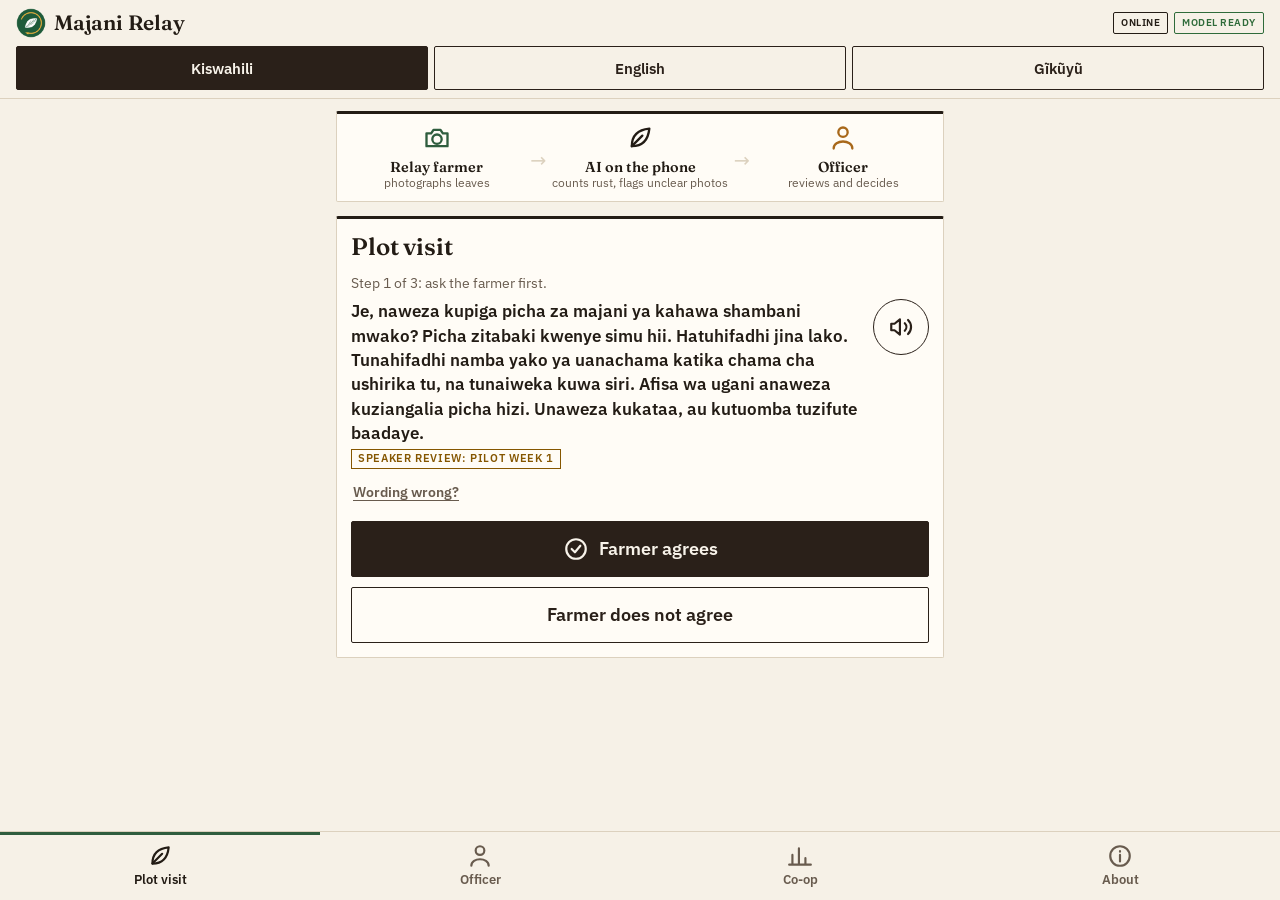
<file: index.html>
<!doctype html>
<html lang="en">
<head>
<meta charset="utf-8">
<meta name="viewport" content="width=device-width, initial-scale=1, viewport-fit=cover">
<meta name="theme-color" content="#f6f1e7">
<meta name="description" content="Offline coffee leaf check for cooperative relay farmers. The extension officer makes the final call.">
<title>Majani Relay</title>
<link rel="manifest" href="manifest.webmanifest">
<link rel="icon" type="image/png" href="icons/favicon-32.png">
<link rel="apple-touch-icon" href="icons/apple-touch-icon.png">
<meta name="apple-mobile-web-app-capable" content="yes">
<meta name="mobile-web-app-capable" content="yes">
<meta name="apple-mobile-web-app-title" content="Majani Relay">
<link rel="stylesheet" href="styles.css">
</head>
<body>
<!-- Icon sprite: simple 24x24 stroke icons, used via <use href="#i-name"> -->
<svg xmlns="http://www.w3.org/2000/svg" style="display:none" aria-hidden="true">
  <symbol id="i-leaf" viewBox="0 0 24 24"><path d="M5 19C5 10 10 5 20 4c-1 10-6 15-15 15z"/><path d="M5 19l9-9"/></symbol>
  <symbol id="i-camera" viewBox="0 0 24 24"><path d="M3 8h4l2-3h6l2 3h4v11H3z"/><circle cx="12" cy="13" r="4"/></symbol>
  <symbol id="i-image" viewBox="0 0 24 24"><rect x="3" y="4" width="18" height="16" rx="2"/><circle cx="9" cy="10" r="2"/><path d="M21 17l-5-5-9 8"/></symbol>
  <symbol id="i-grid" viewBox="0 0 24 24"><rect x="3" y="3" width="8" height="8" rx="1"/><rect x="13" y="3" width="8" height="8" rx="1"/><rect x="3" y="13" width="8" height="8" rx="1"/><rect x="13" y="13" width="8" height="8" rx="1"/></symbol>
  <symbol id="i-play" viewBox="0 0 24 24"><path d="M11 5L6 9H3v6h3l5 4z"/><path d="M15.5 8.5a5 5 0 010 7M18.5 5.5a9 9 0 010 13"/></symbol>
  <symbol id="i-check" viewBox="0 0 24 24"><circle cx="12" cy="12" r="9"/><path d="M8 12l3 3 5-6"/></symbol>
  <symbol id="i-alert" viewBox="0 0 24 24"><path d="M12 3l10 18H2z"/><path d="M12 10v5M12 18v.5"/></symbol>
  <symbol id="i-question" viewBox="0 0 24 24"><circle cx="12" cy="12" r="9"/><path d="M9.5 9.5a2.5 2.5 0 114 2c-1 .7-1.5 1.2-1.5 2.5M12 17v.5"/></symbol>
  <symbol id="i-officer" viewBox="0 0 24 24"><circle cx="12" cy="7" r="4"/><path d="M4 21c0-4 4-6 8-6s8 2 8 6"/></symbol>
  <symbol id="i-chart" viewBox="0 0 24 24"><path d="M5 20V11M11 20V5M17 20v-6M2 20h20"/></symbol>
  <symbol id="i-info" viewBox="0 0 24 24"><circle cx="12" cy="12" r="9"/><path d="M12 11v6M12 7.5v.5"/></symbol>
  <symbol id="i-download" viewBox="0 0 24 24"><path d="M12 4v11M7 10l5 5 5-5M4 20h16"/></symbol>
  <symbol id="i-upload" viewBox="0 0 24 24"><path d="M12 16V5M7 10l5-5 5 5M4 20h16"/></symbol>
  <symbol id="i-trash" viewBox="0 0 24 24"><path d="M4 7h16M9 7V4h6v3M6 7l1 13h10l1-13"/></symbol>
  <symbol id="i-undo" viewBox="0 0 24 24"><path d="M9 14L4 9l5-5"/><path d="M4 9h10a6 6 0 010 12h-3"/></symbol>
  <symbol id="i-refresh" viewBox="0 0 24 24"><path d="M20 11a8 8 0 10-2.3 5.7M20 4v7h-7"/></symbol>
  <symbol id="i-flag" viewBox="0 0 24 24"><path d="M5 21V4M5 4h12l-2 4 2 4H5"/></symbol>
  <symbol id="i-lock" viewBox="0 0 24 24"><rect x="5" y="11" width="14" height="10" rx="2"/><path d="M8 11V7a4 4 0 018 0v4"/></symbol>
  <symbol id="i-list" viewBox="0 0 24 24"><path d="M10 6h11M10 12h11M10 18h11M3 6l1.5 1.5L7 5M3 12l1.5 1.5L7 11M3 18l1.5 1.5L7 17"/></symbol>
  <symbol id="i-arrow" viewBox="0 0 24 24"><path d="M5 12h14M13 6l6 6-6 6"/></symbol>
  <symbol id="i-close" viewBox="0 0 24 24"><path d="M6 6l12 12M18 6L6 18"/></symbol>
</svg>

<header class="top">
  <div class="top-row">
    <div class="brand"><img src="icons/icon-192.png" alt="" width="30" height="30"><span>Majani Relay</span></div>
    <div class="chips">
      <span id="net-status" class="chip"></span>
      <span id="model-status" class="chip chip-wait">Loading model</span>
    </div>
  </div>
  <div class="lang" role="group" aria-label="Language for answers">
    <button type="button" data-lang="sw">Kiswahili</button>
    <button type="button" data-lang="en">English</button>
    <button type="button" data-lang="kik">Gĩkũyũ</button>
  </div>
</header>

<main id="main">
  <section id="tab-visit" class="tab" aria-label="Plot visit"></section>
  <section id="tab-review" class="tab" aria-label="Officer review" hidden></section>
  <section id="tab-coop" class="tab" aria-label="Co-op dashboard" hidden></section>
  <section id="tab-about" class="tab" aria-label="About and privacy" hidden></section>
  <noscript><p class="card">This app needs JavaScript turned on.</p></noscript>
</main>

<nav class="tabbar" aria-label="Screens">
  <button type="button" data-tab="visit"><svg class="ic" aria-hidden="true"><use href="#i-leaf"/></svg><span>Plot visit</span></button>
  <button type="button" data-tab="review"><svg class="ic" aria-hidden="true"><use href="#i-officer"/></svg><span>Officer</span><b id="queue-badge" class="badge" hidden></b></button>
  <button type="button" data-tab="coop"><svg class="ic" aria-hidden="true"><use href="#i-chart"/></svg><span>Co-op</span></button>
  <button type="button" data-tab="about"><svg class="ic" aria-hidden="true"><use href="#i-info"/></svg><span>About</span></button>
</nav>

<div id="sheet" class="sheet" hidden></div>
<div id="toast" class="toast" role="status" aria-live="polite" hidden></div>

<!-- onnxruntime-web 1.30.0 (MIT), wasm-only build, vendored: no CDN requests at run time -->
<script src="vendor/ort/ort.wasm.min.js" defer></script>
<!-- shared maths (familiarity check, beta-binomial prior), same as ml/train_eval.py -->
<script src="lib/kahawa-core.js" defer></script>
<script src="app.js" defer></script>
</body>
</html>
</file>
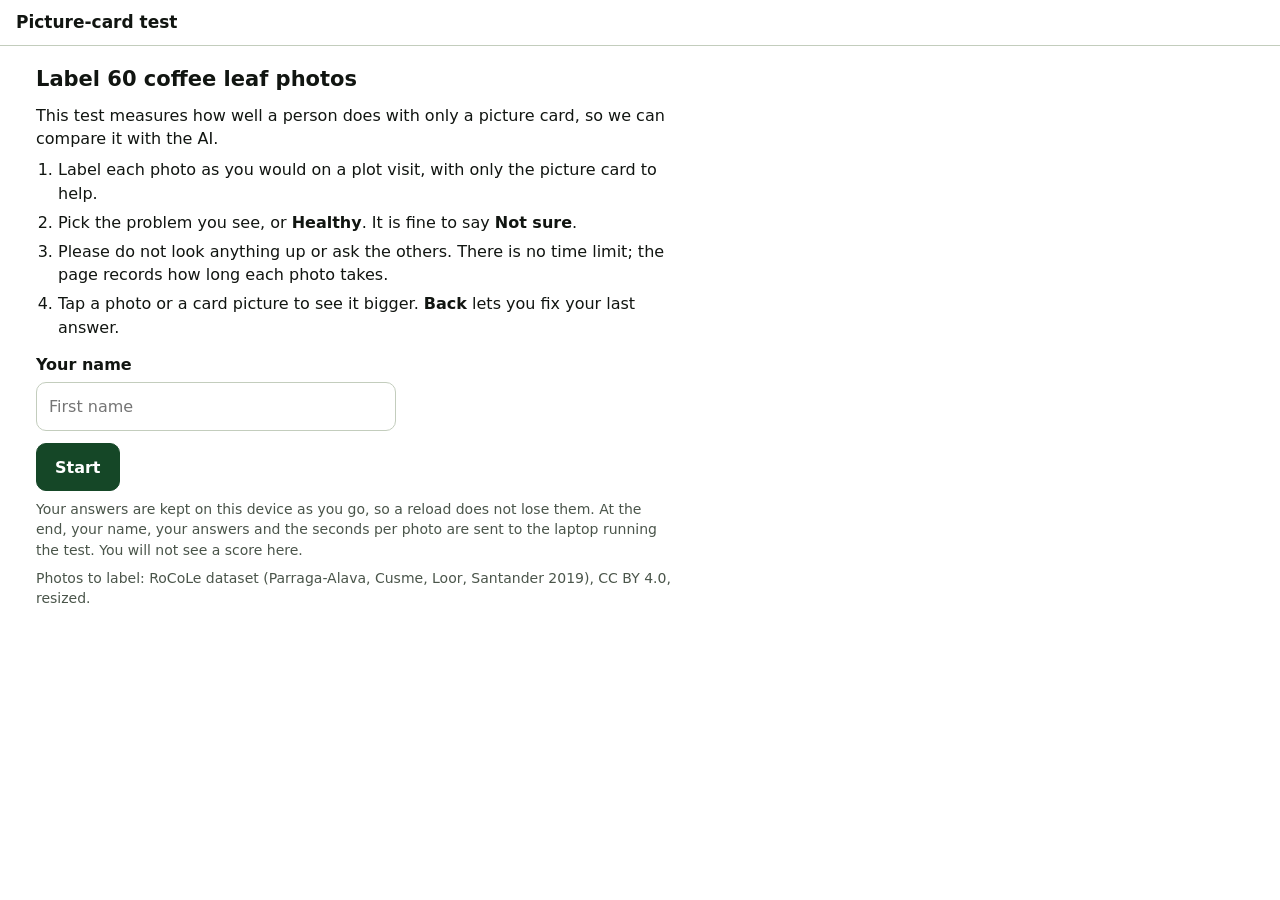
<file: baseline/index.html>
<!doctype html>
<html lang="en">
<head>
<meta charset="utf-8">
<meta name="viewport" content="width=device-width, initial-scale=1, viewport-fit=cover">
<meta name="description" content="Label 60 coffee leaf photos with only a picture card. Human baseline for the leaf-check tool.">
<title>Picture-card test</title>
<link rel="icon" type="image/png" href="../icons/favicon-32.png">
<style>
:root {
  --bg: #ffffff; --fg: #111511; --muted: #4a554a; --card: #f2f5ef; --line: #c3cdbd;
  --primary: #154727; --primary-fg: #ffffff; --pressed: #dcefd9; --pressed-line: #17692c;
  --unsure: #1f4a87; --unsure-bg: #e4edf9; --bad: #9c2f0b; --bad-bg: #fdeadf;
  --photo-bg: #1b1f1b; --focus: #e0761e; --radius: 12px;
  color-scheme: light;
}
@media (prefers-color-scheme: dark) {
  :root:not([data-theme="light"]) {
    --bg: #0d130e; --fg: #f1f5ef; --muted: #b9c4b5; --card: #18221a; --line: #3b4a3c;
    --primary: #8fd47a; --primary-fg: #0d130e; --pressed: #1f3a22; --pressed-line: #8fd47a;
    --unsure: #9cc2ff; --unsure-bg: #15243b; --bad: #ffab85; --bad-bg: #3a1c10;
    --photo-bg: #000000; color-scheme: dark;
  }
}
:root[data-theme="dark"] {
  --bg: #0d130e; --fg: #f1f5ef; --muted: #b9c4b5; --card: #18221a; --line: #3b4a3c;
  --primary: #8fd47a; --primary-fg: #0d130e; --pressed: #1f3a22; --pressed-line: #8fd47a;
  --unsure: #9cc2ff; --unsure-bg: #15243b; --bad: #ffab85; --bad-bg: #3a1c10;
  --photo-bg: #000000; color-scheme: dark;
}
* { box-sizing: border-box; }
html, body { margin: 0; }
body { background: var(--bg); color: var(--fg); font: 16px/1.45 system-ui, -apple-system, "Segoe UI", Roboto, sans-serif;
       -webkit-text-size-adjust: 100%; }
[hidden] { display: none !important; }
button, input { font: inherit; color: inherit; }
button { cursor: pointer; }
:focus-visible { outline: 3px solid var(--focus); outline-offset: 2px; }
.top { display: flex; align-items: baseline; gap: 12px; padding: 10px 16px; border-bottom: 1px solid var(--line); }
.top h1 { font-size: 17px; margin: 0; }
.top .who { color: var(--muted); font-size: 14px; margin-left: auto; overflow: hidden; text-overflow: ellipsis; white-space: nowrap; }
main { padding: 12px 16px 32px; max-width: 1240px; margin: 0 auto; }
.narrow { max-width: 640px; }
h2 { font-size: 21px; margin: 6px 0 10px; }
p { margin: 8px 0; }
.small { font-size: 14px; color: var(--muted); }
ol.steps { padding-left: 22px; margin: 8px 0 14px; }
ol.steps li { margin: 6px 0; }
label.field { display: block; font-weight: 600; margin: 14px 0 6px; }
input[type=text] { width: 100%; max-width: 360px; padding: 12px; border: 1px solid var(--line); border-radius: 10px; background: var(--bg); }
.btn { min-height: 48px; padding: 10px 18px; border-radius: 10px; border: 1px solid var(--line); background: var(--card); }
.btn.primary { background: var(--primary); color: var(--primary-fg); border-color: var(--primary); font-weight: 600; }
.btn:disabled { opacity: .45; cursor: default; }
.row { display: flex; flex-wrap: wrap; gap: 10px; align-items: center; margin-top: 12px; }
.msg { padding: 10px 12px; border-radius: 10px; margin: 10px 0; }
.msg.err { background: var(--bad-bg); color: var(--bad); }
.msg.info { background: var(--unsure-bg); color: var(--unsure); }

/* labelling screen */
.layout { display: grid; grid-template-columns: 1fr; gap: 12px; }
.card { background: var(--card); border: 1px solid var(--line); border-radius: var(--radius); }
.card details > summary { list-style: none; padding: 10px 12px; font-weight: 700; display: flex; align-items: center; gap: 8px; cursor: pointer; }
.card details > summary::-webkit-details-marker { display: none; }
.card details > summary::after { content: "hide"; margin-left: auto; font-weight: 400; font-size: 14px; color: var(--muted); }
.card details:not([open]) > summary::after { content: "show"; }
.card-rows { padding: 0 10px 6px; }
.crow { display: grid; grid-template-columns: auto 1fr; gap: 8px; align-items: center; padding: 6px 0; border-top: 1px solid var(--line); }
.thumbs { display: flex; gap: 4px; }
.thumbs button { padding: 0; border: 0; background: none; border-radius: 6px; overflow: hidden; line-height: 0; }
.thumbs img { display: block; height: 42px; width: auto; }
.thumbs img.crop { width: 42px; object-fit: cover; }
.crow .t { font-size: 13px; line-height: 1.3; }
.crow .t b { font-size: 13.5px; }
.crow .t span { color: var(--muted); }
.crow .t i { font-style: normal; }
.credit { font-size: 11px; color: var(--muted); padding: 4px 12px 8px; margin: 0; }
.credit-full { font-size: 11px; color: var(--muted); margin: 14px 0 0; }
.progress { display: flex; align-items: center; gap: 10px; font-size: 15px; margin-bottom: 8px; }
.progress .btn { min-height: 40px; padding: 6px 14px; }
.progress .bar { flex: 1; height: 6px; border-radius: 3px; background: var(--line); overflow: hidden; }
.progress .bar i { display: block; height: 100%; width: 0; background: var(--primary); }
.photo { display: block; width: 100%; padding: 0; border: 0; border-radius: var(--radius); overflow: hidden; background: var(--photo-bg);
         aspect-ratio: 16 / 9; position: relative; }
.photo img { display: block; width: 100%; height: 100%; object-fit: contain; }
.photo .zoom { position: absolute; right: 8px; bottom: 8px; font-size: 12px; background: rgba(0,0,0,.55); color: #fff; padding: 2px 8px; border-radius: 8px; line-height: 1.6; }
.answers { display: grid; grid-template-columns: 1fr 1fr; gap: 8px; margin-top: 10px; }
.answers button { min-height: 46px; padding: 8px 10px; border-radius: 10px; border: 1px solid var(--line); background: var(--card); font-weight: 600; line-height: 1.2; }
.answers button .k { display: none; font-weight: 400; color: var(--muted); font-size: 12px; margin-left: 4px; }
.answers button small { display: block; font-size: 12px; font-weight: 600; }
@media (max-width: 899px) { /* phones: answer buttons stay at the bottom of the screen */
  #s-label { padding-bottom: 150px; }
  .answers { position: fixed; left: 0; right: 0; bottom: 0; z-index: 5; margin: 0; grid-template-columns: repeat(3, minmax(0, 1fr));
             gap: 6px; padding: 8px 12px calc(8px + env(safe-area-inset-bottom)); background: var(--bg);
             border-top: 1px solid var(--line); box-shadow: 0 -4px 12px rgba(0,0,0,.08); }
  .answers button { min-height: 48px; padding: 6px 4px; font-size: 14px; }
}
.answers button[aria-pressed="true"] { background: var(--pressed); border: 2px solid var(--pressed-line); }
.answers button.ns { background: var(--unsure-bg); color: var(--unsure); border-color: var(--unsure); }
.hint { font-size: 13px; color: var(--muted); display: none; margin: 8px 0 0; }
.stats { display: grid; grid-template-columns: repeat(3, minmax(0, 1fr)); gap: 8px; margin: 12px 0; }
.stats div { background: var(--card); border: 1px solid var(--line); border-radius: 10px; padding: 10px; }
.stats b { display: block; font-size: 24px; }
.stats span { font-size: 13px; color: var(--muted); }
textarea { width: 100%; height: 120px; font: 12px/1.3 ui-monospace, Menlo, monospace; border: 1px solid var(--line); border-radius: 8px; background: var(--bg); padding: 8px; }
.lightbox { position: fixed; inset: 0; background: rgba(0,0,0,.92); z-index: 10; display: flex; flex-direction: column; align-items: center; justify-content: center; padding: 12px; cursor: zoom-out; }
.lightbox img { max-width: 100%; max-height: calc(100% - 64px); object-fit: contain; image-rendering: auto; }
.lightbox p { color: #fff; text-align: center; margin: 10px 0 0; font-size: 15px; }
.lightbox img.pixel { min-width: min(80vw, 420px); }

@media (min-width: 900px) {
  .layout { grid-template-columns: minmax(300px, 380px) 1fr; align-items: start; }
  .card { position: sticky; top: 12px; max-height: calc(100vh - 24px); overflow: auto; }
  .card details > summary { pointer-events: none; }
  .card details > summary::after { content: ""; }
  .thumbs img { height: 84px; }
  .thumbs img.crop { width: 84px; }
  .crow .t b { display: block; font-size: 14px; }
  .crow .t span { display: block; }
  .crow .t i { display: none; }
  .photo { max-height: 62vh; }
  .answers { grid-template-columns: repeat(3, 1fr); }
  .answers button .k { display: inline; }
  .hint { display: block; }
}
</style>
</head>
<body>
<header class="top"><h1>Picture-card test</h1><span class="who" id="who"></span></header>
<main>
  <section id="s-start" class="narrow">
    <h2>Label 60 coffee leaf photos</h2>
    <p>This test measures how well a person does with only a picture card, so we can compare it with the AI.</p>
    <ol class="steps">
      <li>Label each photo as you would on a plot visit, with only the picture card to help.</li>
      <li>Pick the problem you see, or <b>Healthy</b>. It is fine to say <b>Not sure</b>.</li>
      <li>Please do not look anything up or ask the others. There is no time limit; the page records how long each photo takes.</li>
      <li>Tap a photo or a card picture to see it bigger. <b>Back</b> lets you fix your last answer.</li>
    </ol>
    <label class="field" for="name">Your name</label>
    <input type="text" id="name" maxlength="40" autocomplete="off" autocapitalize="words" spellcheck="false" placeholder="First name">
    <div class="row"><button class="btn primary" id="start">Start</button><button class="btn" id="restart" hidden>Start again</button></div>
    <div id="start-msg"></div>
    <p class="small">Your answers are kept on this device as you go, so a reload does not lose them. At the end, your name, your answers and the seconds per photo are sent to the laptop running the test. You will not see a score here.</p>
    <p class="small">Photos to label: RoCoLe dataset (Parraga-Alava, Cusme, Loor, Santander 2019), CC BY 4.0, resized.</p>
  </section>

  <section id="s-label" hidden>
    <div class="layout">
      <aside class="card" aria-label="Picture card">
        <details id="card-d" open>
          <summary>Picture card</summary>
          <div class="card-rows" id="card-rows"></div>
          <p class="credit" id="card-credit"></p>
        </details>
      </aside>
      <div>
        <div class="progress"><span id="count" aria-live="polite">Photo 1 of 60</span><div class="bar"><i id="bar"></i></div><button class="btn" id="back">Back</button></div>
        <button class="photo" id="photo-btn" aria-label="Show this photo bigger"><img id="photo" alt="Coffee leaf photo to label"><span class="zoom">tap to enlarge</span></button>
        <div class="answers" id="answers" role="group" aria-label="Your answer">
          <button data-a="healthy">Healthy<span class="k">1</span></button>
          <button data-a="rust">Leaf rust<span class="k">2</span></button>
          <button data-a="miner">Leaf miner<span class="k">3</span></button>
          <button data-a="cercospora">Brown eye spot <small>(Cercospora)</small><span class="k">4</span></button>
          <button data-a="phoma">Phoma<span class="k">5</span></button>
          <button data-a="not_sure" class="ns">Not sure<span class="k">6</span></button>
        </div>
        <p class="hint">Keys 1-6 answer, Backspace goes back.</p>
        <p class="credit-full" id="credit-full"></p>
      </div>
    </div>
  </section>

  <section id="s-done" class="narrow" hidden>
    <h2>All photos done</h2>
    <div class="stats" id="stats"></div>
    <div id="send-msg"></div>
    <div class="row"><button class="btn primary" id="send">Send results</button><button class="btn" id="review">Back to last photo</button></div>
    <div id="fallback" hidden>
      <p class="small">If sending keeps failing, copy this text and send it to the team another way.</p>
      <textarea id="payload" readonly></textarea>
    </div>
  </section>
</main>
<div class="lightbox" id="lightbox" hidden><img id="lb-img" alt=""><p id="lb-cap"></p></div>

<script>
(function () {
  'use strict';
  var ANSWERS = ['healthy', 'rust', 'miner', 'cercospora', 'phoma', 'not_sure'];
  var PREFIX = 'kahawa-baseline:';
  var $ = function (id) { return document.getElementById(id); };
  var ids = [], setName = '', card = null, st = null;
  var view = { id: null, t0: null, acc: 0, loaded: false, shownAt: 0 };

  // ---- storage (may be blocked: every call is wrapped) ----
  function lsGet(k) { try { var v = localStorage.getItem(k); return v ? JSON.parse(v) : null; } catch (e) { return null; } }
  function lsSet(k, v) { try { localStorage.setItem(k, JSON.stringify(v)); return true; } catch (e) { return false; } }
  function lsDel(k) { try { localStorage.removeItem(k); } catch (e) { /* ignore */ } }

  function normName(s) { return String(s || '').trim().replace(/\s+/g, ' ').toLowerCase(); }
  function hash32(str) {
    var h1 = 0xdeadbeef, h2 = 0x41c6ce57;
    for (var i = 0; i < str.length; i++) {
      var ch = str.charCodeAt(i);
      h1 = Math.imul(h1 ^ ch, 2654435761); h2 = Math.imul(h2 ^ ch, 1597334677);
    }
    h1 = Math.imul(h1 ^ (h1 >>> 16), 2246822507) ^ Math.imul(h2 ^ (h2 >>> 13), 3266489909);
    h2 = Math.imul(h2 ^ (h2 >>> 16), 2246822507) ^ Math.imul(h1 ^ (h1 >>> 13), 3266489909);
    return (h1 ^ h2) >>> 0;
  }
  function mulberry32(a) {
    return function () {
      a = (a + 0x6D2B79F5) | 0;
      var t = Math.imul(a ^ (a >>> 15), 1 | a);
      t = (t + Math.imul(t ^ (t >>> 7), 61 | t)) ^ t;
      return ((t ^ (t >>> 14)) >>> 0) / 4294967296;
    };
  }
  function orderFor(key) { // fixed random order per name
    var r = mulberry32(hash32('kahawa-baseline|' + setName + '|' + key)), o = ids.slice();
    for (var i = o.length - 1; i > 0; i--) { var j = Math.floor(r() * (i + 1)); var t = o[i]; o[i] = o[j]; o[j] = t; }
    return o;
  }
  function save() { if (st) { st.updated = new Date().toISOString(); lsSet(PREFIX + st.key, st); } }
  function answeredCount() { return st.order.filter(function (id) { return st.answers[id] && st.answers[id].a; }).length; }
  function esc(s) { return String(s).replace(/[&<>"']/g, function (c) { return { '&': '&amp;', '<': '&lt;', '>': '&gt;', '"': '&quot;', "'": '&#39;' }[c]; }); }
  function msg(el, kind, text) { $(el).innerHTML = text ? '<div class="msg ' + kind + '">' + esc(text) + '</div>' : ''; }

  // ---- timing: seconds the photo was on screen and the page visible ----
  function startClock() { if (view.loaded && view.t0 === null && document.visibilityState !== 'hidden') view.t0 = performance.now(); }
  function stopClock() { if (view.t0 !== null) { view.acc += performance.now() - view.t0; view.t0 = null; } }
  function closeView() { // add this view's time to the photo, return seconds
    stopClock();
    if (!view.id) return 0;
    var rec = st.answers[view.id] || (st.answers[view.id] = {});
    var s = view.acc / 1000;
    rec.s = Math.round(((rec.s || 0) + s) * 10) / 10;
    view.acc = 0; view.id = null;
    return s;
  }
  document.addEventListener('visibilitychange', function () {
    if (document.visibilityState === 'hidden') { stopClock(); save(); } else startClock();
  });

  // ---- picture card ----
  function renderCard() {
    var rows = card.classes.map(function (c) {
      var th = c.pictures.map(function (p) {
        var crop = p.size[0] === p.size[1];
        return '<button type="button" data-src="' + esc(p.file) + '" data-cap="' + esc(c.name + ': ' + c.line + ' Picture: ' + p.kind + '.') + '"' +
          (crop ? ' data-pixel="1"' : '') + ' aria-label="' + esc(c.name + ', ' + p.kind + ', show bigger') + '">' +
          '<img src="' + esc(p.file) + '" alt="' + esc(c.name + ', ' + p.kind) + '"' + (crop ? ' class="crop"' : '') + '></button>';
      }).join('');
      return '<div class="crow"><div class="thumbs">' + th + '</div><div class="t"><b>' + esc(c.name) + '</b><i>: </i><span>' + esc(c.line) + '</span></div></div>';
    }).join('');
    $('card-rows').innerHTML = rows;
    $('card-credit').textContent = 'Card pictures: training photos from JMuBEN (Kenya) and BRACOL (Brazil), CC BY 4.0. Tap a picture to enlarge.';
    $('credit-full').textContent = card.note + ' ' + card.credits.join(' ');
    $('card-rows').addEventListener('click', function (e) {
      var b = e.target.closest('button[data-src]');
      if (b) openLightbox(b.getAttribute('data-src'), b.getAttribute('data-cap'), !!b.getAttribute('data-pixel'));
    });
    var wide = window.matchMedia('(min-width: 900px)');
    var d = $('card-d');
    var pref = lsGet(PREFIX + 'card-collapsed');
    function applyWide() { if (wide.matches) d.open = true; else d.open = pref !== true; }
    applyWide();
    if (wide.addEventListener) wide.addEventListener('change', applyWide);
    d.addEventListener('toggle', function () {
      if (wide.matches) { if (!d.open) d.open = true; return; }
      if ((pref === true) === !d.open) return; // no change (also skips the toggle event fired on page load)
      pref = !d.open; lsSet(PREFIX + 'card-collapsed', pref);
    });
  }

  // ---- lightbox ----
  function openLightbox(src, cap, pixel) {
    $('lb-img').src = src; $('lb-img').className = pixel ? 'pixel' : ''; $('lb-img').alt = cap || '';
    $('lb-cap').textContent = cap || ''; $('lightbox').hidden = false;
  }
  function closeLightbox() { $('lightbox').hidden = true; $('lb-img').removeAttribute('src'); }
  $('lightbox').addEventListener('click', closeLightbox);
  $('photo-btn').addEventListener('click', function () {
    if (view.id) openLightbox('photos/' + view.id + '.jpg', 'Photo ' + (st.idx + 1) + ' of ' + st.order.length + ' (tap to close)', false);
  });

  // ---- labelling ----
  function show(screen) {
    ['s-start', 's-label', 's-done'].forEach(function (s) { $(s).hidden = s !== screen; });
    $('who').textContent = st ? st.name : '';
    window.scrollTo(0, 0);
  }
  function showPhoto() {
    var n = st.order.length, id = st.order[st.idx];
    view = { id: id, t0: null, acc: 0, loaded: false, shownAt: performance.now() };
    $('count').textContent = 'Photo ' + (st.idx + 1) + ' of ' + n;
    $('bar').style.width = (100 * answeredCount() / n) + '%';
    var img = $('photo');
    img.onload = function () { if (view.id === id) { view.loaded = true; startClock(); } };
    img.onerror = function () { if (view.id === id) { view.loaded = true; startClock(); } };
    img.src = 'photos/' + id + '.jpg';
    if (img.complete && img.naturalWidth) { view.loaded = true; startClock(); }
    var prev = st.answers[id] && st.answers[id].a;
    Array.prototype.forEach.call($('answers').querySelectorAll('button'), function (b) {
      b.setAttribute('aria-pressed', b.getAttribute('data-a') === prev ? 'true' : 'false');
    });
    $('back').disabled = st.idx === 0;
    if (st.idx + 1 < n) { var pre = new Image(); pre.src = 'photos/' + st.order[st.idx + 1] + '.jpg'; }
  }
  function answer(a) {
    if (!st || $('s-label').hidden || !view.id) return;
    if (performance.now() - view.shownAt < 350) return; // a double tap must not answer the next photo too
    var id = view.id;
    closeView();
    var rec = st.answers[id];
    if (rec.a && rec.a !== a) rec.changed = (rec.changed || 0) + 1;
    rec.a = a; rec.n = (rec.n || 0) + 1; rec.at = new Date().toISOString();
    if (st.saved) st.saved = null; // changed after sending: send again at the end
    st.idx += 1;
    save();
    if (st.idx >= st.order.length) finish(); else showPhoto();
  }
  function back() {
    if (!st || st.idx === 0) return;
    if (!$('s-label').hidden) closeView();
    st.idx = Math.min(st.idx, st.order.length) - 1;
    save(); show('s-label'); showPhoto();
  }
  $('answers').addEventListener('click', function (e) {
    var b = e.target.closest('button[data-a]');
    if (b) answer(b.getAttribute('data-a'));
  });
  $('back').addEventListener('click', back);
  $('review').addEventListener('click', back);
  document.addEventListener('keydown', function (e) {
    if (!$('lightbox').hidden && (e.key === 'Escape' || e.key === 'Enter' || e.key === ' ')) { e.preventDefault(); closeLightbox(); return; }
    if ($('s-label').hidden || e.target.tagName === 'INPUT' || e.metaKey || e.ctrlKey || e.altKey) return;
    var k = parseInt(e.key, 10);
    if (k >= 1 && k <= 6) { e.preventDefault(); closeLightbox(); answer(ANSWERS[k - 1]); }
    else if (e.key === 'Backspace' || e.key === 'ArrowLeft') { e.preventDefault(); back(); }
  });

  // ---- finish and send ----
  function payload() {
    var list = st.order.map(function (id, i) {
      var r = st.answers[id] || {};
      return { id: id, position: i + 1, answer: r.a || null, seconds: r.s || 0, times_answered: r.n || 0, changed: r.changed || 0 };
    });
    return { kind: 'kahawa-human-baseline', version: 1, set: setName, name: st.name, name_key: st.key,
             started_at: st.started, finished_at: st.finished, sent_at: new Date().toISOString(),
             user_agent: navigator.userAgent, screen: { w: window.innerWidth, h: window.innerHeight },
             answers: list };
  }
  function finish() {
    if (!st.finished) st.finished = new Date().toISOString();
    save();
    var secs = st.order.map(function (id) { return (st.answers[id] || {}).s || 0; }).sort(function (a, b) { return a - b; });
    var n = secs.length, med = n % 2 ? secs[(n - 1) / 2] : (secs[n / 2 - 1] + secs[n / 2]) / 2;
    var ns = st.order.filter(function (id) { return (st.answers[id] || {}).a === 'not_sure'; }).length;
    $('stats').innerHTML = '<div><b>' + (n - ns) + '</b><span>answered</span></div><div><b>' + ns + '</b><span>not sure</span></div>' +
      '<div><b>' + med.toFixed(1) + ' s</b><span>median time per photo</span></div>';
    show('s-done');
    $('payload').value = JSON.stringify(payload());
    if (st.saved) { msg('send-msg', 'info', 'Already sent (' + st.saved + '). You can send again if needed; the latest copy counts.'); $('send').textContent = 'Send again'; }
    else send();
  }
  function send() {
    var body = JSON.stringify(payload());
    $('payload').value = body;
    $('send').disabled = true;
    msg('send-msg', 'info', 'Sending...');
    var ctl = window.AbortController ? new AbortController() : null;
    var timer = setTimeout(function () { if (ctl) ctl.abort(); }, 15000);
    fetch('save', { method: 'POST', headers: { 'Content-Type': 'application/json' }, body: body, signal: ctl ? ctl.signal : undefined })
      .then(function (r) { return r.json().catch(function () { return {}; }).then(function (j) { if (!r.ok || !j.ok) throw new Error(j.error || ('HTTP ' + r.status)); return j; }); })
      .then(function (j) {
        st.saved = j.file; save();
        msg('send-msg', 'info', 'Sent. Saved on the laptop as ' + j.file + '. Thank you.');
        $('send').textContent = 'Send again'; $('fallback').hidden = true;
      })
      .catch(function (err) {
        msg('send-msg', 'err', 'Could not send (' + (err && err.message ? err.message : 'network error') + '). Your answers are still on this device. Check the Wi-Fi and tap Send results again.');
        $('fallback').hidden = false;
      })
      .then(function () { clearTimeout(timer); $('send').disabled = false; });
  }
  $('send').addEventListener('click', send);

  // ---- start ----
  function refreshStart() {
    var key = normName($('name').value), s = key ? lsGet(PREFIX + key) : null;
    var ok = !!(s && s.set === setName && Array.isArray(s.order) && s.answers);
    $('restart').hidden = !ok;
    if (ok) {
      var done = s.order.filter(function (id) { return s.answers[id] && s.answers[id].a; }).length;
      $('start').textContent = s.finished ? 'Open my results' : 'Continue (' + done + ' of ' + s.order.length + ' done)';
    } else $('start').textContent = 'Start';
  }
  $('name').addEventListener('input', function () { msg('start-msg'); refreshStart(); });
  $('name').addEventListener('keydown', function (e) { if (e.key === 'Enter') $('start').click(); });
  $('start').addEventListener('click', function () {
    var name = $('name').value.trim().replace(/\s+/g, ' '), key = normName(name);
    if (!key) { msg('start-msg', 'err', 'Please type your name first.'); $('name').focus(); return; }
    if (!ids.length) { msg('start-msg', 'err', 'The photo list did not load. Reload the page.'); return; }
    var s = lsGet(PREFIX + key);
    if (s && s.set === setName && Array.isArray(s.order) && s.order.length === ids.length && s.answers) st = s;
    else st = { v: 1, set: setName, name: name, key: key, order: orderFor(key), idx: 0, answers: {}, started: new Date().toISOString() };
    if (!lsSet(PREFIX + key, st)) msg('start-msg', 'info', 'This browser does not allow saving progress; a reload will lose answers.');
    if (st.idx >= st.order.length) finish(); else { show('s-label'); showPhoto(); }
  });
  $('restart').addEventListener('click', function () {
    var key = normName($('name').value);
    if (!key || !window.confirm('Delete your answers on this device and start again from photo 1?')) return;
    lsDel(PREFIX + key); st = null; refreshStart();
  });

  // ---- load photo list and card ----
  var q = new URLSearchParams(location.search);
  if (q.get('name')) $('name').value = q.get('name').slice(0, 40);
  Promise.all([fetch('photos/list.json').then(function (r) { return r.json(); }), fetch('card/card.json').then(function (r) { return r.json(); })])
    .then(function (res) {
      ids = res[0].ids; setName = res[0].set; card = res[1];
      renderCard(); refreshStart();
    })
    .catch(function () { msg('start-msg', 'err', 'Could not load the photos. Open this page from the test laptop address (http://...:8765/baseline/), not as a file.'); });
})();
</script>
</body>
</html>
</file>
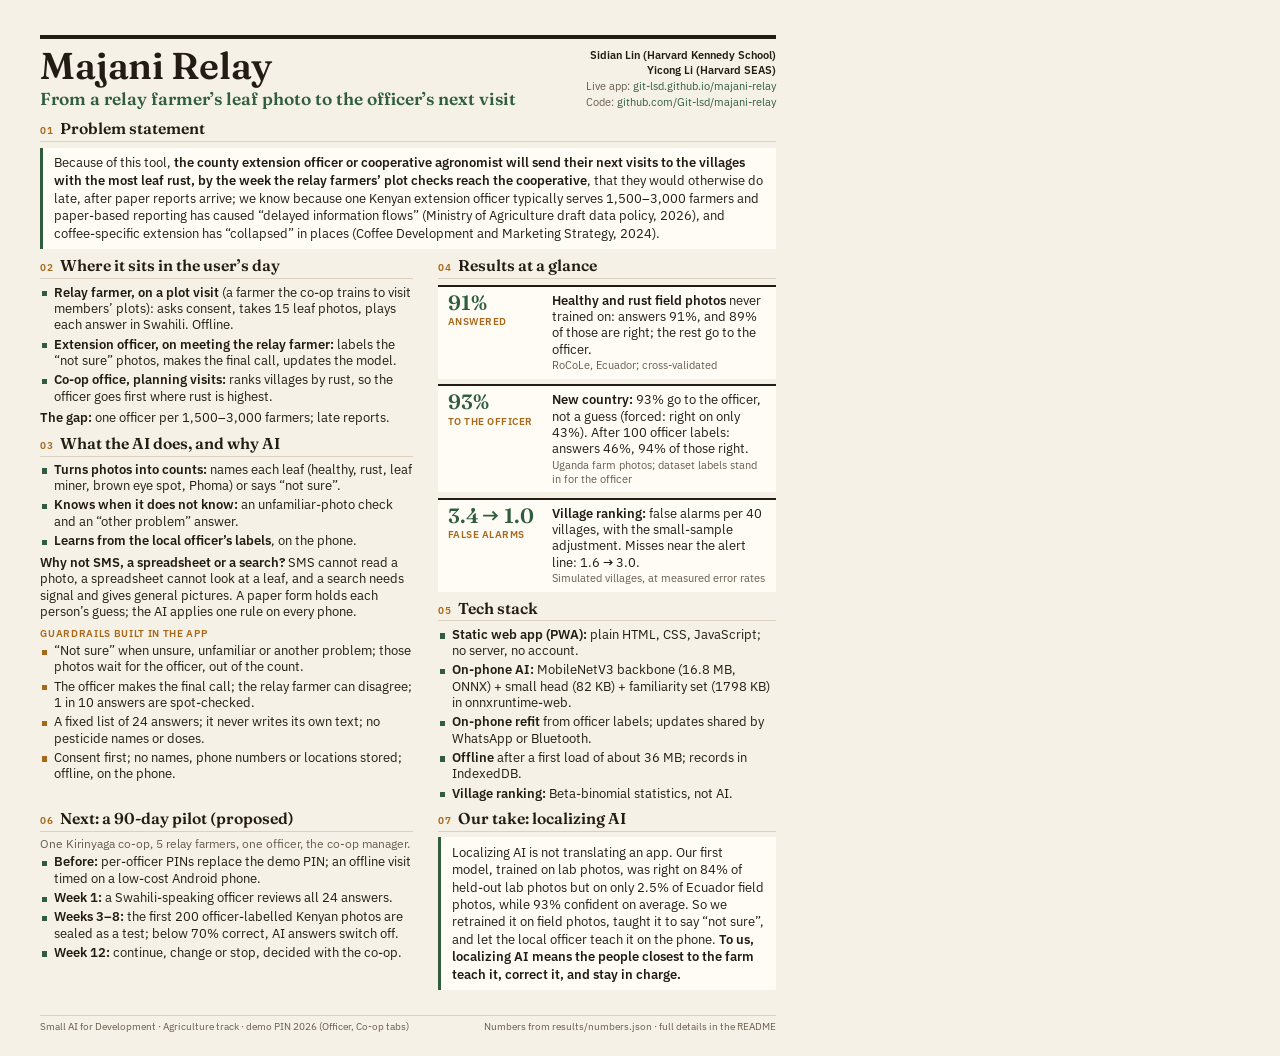
<file: docs/report/report.html>
<!doctype html>
<html lang="en">
<head>
<meta charset="utf-8">
<title>Majani Relay: one-page report</title>
<style>
@font-face { font-family: "Fraunces"; font-weight: 600; src: url(../../fonts/fraunces-latin-600-normal.woff2) format("woff2"); }
@font-face { font-family: "IBM Plex Sans"; font-weight: 400; src: url(../../fonts/ibm-plex-sans-latin-400-normal.woff2) format("woff2"); }
@font-face { font-family: "IBM Plex Sans"; font-weight: 600; src: url(../../fonts/ibm-plex-sans-latin-600-normal.woff2) format("woff2"); }
:root {
  --paper: #f6f1e7; --ink: #231c15; --muted: #685b4e; --card: #fffcf6; --line: #dcd1be;
  --leaf: #2f5d3e; --amber: #a8681a;
}
@page { size: 8.5in 11in; margin: 0; }
* { box-sizing: border-box; margin: 0; padding: 0; }
html, body { width: 8.5in; height: 11in; }
body {
  position: relative;
  background: var(--paper); color: var(--ink);
  font-family: "IBM Plex Sans", sans-serif; font-size: 9.8pt; line-height: 1.26;
  -webkit-print-color-adjust: exact; print-color-adjust: exact;
  padding: 0.36in 0.42in 0;
  overflow: hidden;
}
b, strong { font-weight: 600; }
a { color: var(--leaf); text-decoration: none; }

header { border-top: 4px solid var(--ink); padding-top: 6pt; margin-bottom: 8pt; }
.toprow { display: flex; justify-content: space-between; align-items: flex-end; gap: 12pt; }
h1 { font-family: "Fraunces", serif; font-weight: 600; font-size: 28pt; line-height: 1; letter-spacing: -0.2pt; }
.track { color: var(--amber); font-weight: 600; letter-spacing: 0.5pt; text-transform: uppercase; font-size: 7.8pt; text-align: right; line-height: 1.4; }
.tagline { font-family: "Fraunces", serif; font-size: 13pt; color: var(--leaf); margin-top: 3pt; }
.meta { font-size: 8.6pt; color: var(--muted); text-align: right; line-height: 1.38; white-space: nowrap; }
.meta .team { color: var(--ink); font-weight: 600; }

section { margin-bottom: 6pt; }
h2 {
  font-family: "Fraunces", serif; font-weight: 600; font-size: 11.8pt; line-height: 1.15;
  border-bottom: 1px solid var(--line); padding-bottom: 2pt; margin-bottom: 4pt;
  display: flex; align-items: baseline; gap: 5pt;
}
h2 .n { font-family: "IBM Plex Sans", sans-serif; font-size: 7.8pt; font-weight: 600; color: var(--amber); letter-spacing: 0.4pt; }
.cols { display: grid; grid-template-columns: 1.05fr 0.95fr; gap: 0 0.26in; }
ul { list-style: none; }
li { position: relative; padding-left: 10pt; margin-top: 2pt; }
li:first-child { margin-top: 0; }
li::before { content: ""; position: absolute; left: 1pt; top: 0.5em; width: 4pt; height: 4pt; background: var(--leaf); }
li.amber::before { background: var(--amber); }
.label { font-size: 7.8pt; font-weight: 600; letter-spacing: 0.5pt; text-transform: uppercase; color: var(--amber); margin: 5pt 0 2pt; }
.gap, .why { margin-top: 4pt; }
.small { font-size: 8.8pt; color: var(--muted); margin-bottom: 2pt; }

.quote { background: var(--card); border-left: 3px solid var(--leaf); padding: 5pt 8pt; font-size: 10pt; line-height: 1.33; }
.quote em { font-style: normal; font-weight: 600; }

.tiles { display: grid; gap: 4pt; }
.tile { background: var(--card); border-top: 2px solid var(--ink); padding: 4pt 7pt 5pt; display: grid; grid-template-columns: 0.98in 1fr; gap: 0 8pt; align-items: start; }
.tile .big { font-family: "Fraunces", serif; font-weight: 600; font-size: 15.5pt; line-height: 1.05; color: var(--leaf); white-space: nowrap; }
.tile .big small { display: block; font-family: "IBM Plex Sans", sans-serif; font-size: 7.4pt; font-weight: 600; color: var(--amber); letter-spacing: 0.4pt; text-transform: uppercase; margin-top: 2pt; line-height: 1.2; white-space: normal; }
.arr { display: inline-block; width: 0.85em; height: 0.55em; margin: 0 0.18em; vertical-align: 0.08em; }
.tile .txt { font-size: 9.5pt; line-height: 1.28; }
.tile .src { display: block; font-size: 8.2pt; color: var(--muted); margin-top: 1pt; }

.bottom { display: grid; grid-template-columns: 1.05fr 0.95fr; gap: 0 0.26in; align-items: start; }
.take p { background: var(--card); border-left: 3px solid var(--leaf); padding: 5pt 8pt; font-size: 9.9pt; line-height: 1.32; }
.take b { color: var(--ink); }

footer { position: absolute; left: 0.42in; right: 0.42in; bottom: 0.24in; white-space: nowrap; border-top: 1px solid var(--line); padding-top: 3pt; font-size: 7.8pt; color: var(--muted); display: flex; justify-content: space-between; gap: 16pt; }
</style>
</head>
<body>

<header>
  <div class="toprow">
    <div>
      <h1>Majani Relay</h1>
      <div class="tagline">From a relay farmer&#8217;s leaf photo to the officer&#8217;s next visit</div>
    </div>
    <div class="meta">
      <div class="team">Sidian Lin (Harvard Kennedy School)</div>
      <div class="team">Yicong Li (Harvard SEAS)</div>
      <div>Live app: <a href="https://git-lsd.github.io/majani-relay/">git-lsd.github.io/majani-relay</a></div>
      <div>Code: <a href="https://github.com/Git-lsd/majani-relay">github.com/Git-lsd/majani-relay</a></div>
    </div>
  </div>
</header>

<section>
  <h2><span class="n">01</span>Problem statement</h2>
  <div class="quote">Because of this tool, <em>the county extension officer or cooperative agronomist will send their next visits to the villages with the most leaf rust, by the week the relay farmers&#8217; plot checks reach the cooperative</em>, that they would otherwise do late, after paper reports arrive; we know because one Kenyan extension officer typically serves 1,500&ndash;3,000 farmers and paper-based reporting has caused &#8220;delayed information flows&#8221; (Ministry of Agriculture draft data policy, 2026), and coffee-specific extension has &#8220;collapsed&#8221; in places (Coffee Development and Marketing Strategy, 2024).</div>
</section>

<div class="cols">
<div class="col">

  <section>
    <h2><span class="n">02</span>Where it sits in the user&#8217;s day</h2>
    <ul>
      <li><b>Relay farmer, on a plot visit</b> (a farmer the co-op trains to visit members&#8217; plots): asks consent, takes 15 leaf photos, plays each answer in Swahili. Offline.</li>
      <li><b>Extension officer, on meeting the relay farmer:</b> labels the &#8220;not sure&#8221; photos, makes the final call, updates the model.</li>
      <li><b>Co-op office, planning visits:</b> ranks villages by rust, so the officer goes first where rust is highest.</li>
    </ul>
    <p class="gap"><b>The gap:</b> one officer per 1,500&ndash;3,000 farmers; late reports.</p>
  </section>

  <section>
    <h2><span class="n">03</span>What the AI does, and why AI</h2>
    <ul>
      <li><b>Turns photos into counts:</b> names each leaf (healthy, rust, leaf miner, brown eye spot, Phoma) or says &#8220;not sure&#8221;.</li>
      <li><b>Knows when it does not know:</b> an unfamiliar-photo check and an &#8220;other problem&#8221; answer.</li>
      <li><b>Learns from the local officer&#8217;s labels</b>, on the phone.</li>
    </ul>
    <p class="why"><b>Why not SMS, a spreadsheet or a search?</b> SMS cannot read a photo, a spreadsheet cannot look at a leaf, and a search needs signal and gives general pictures. A paper form holds each person&#8217;s guess; the AI applies one rule on every phone.</p>
    <div class="label">Guardrails built in the app</div>
    <ul>
      <li class="amber">&#8220;Not sure&#8221; when unsure, unfamiliar or another problem; those photos wait for the officer, out of the count.</li>
      <li class="amber">The officer makes the final call; the relay farmer can disagree; 1 in 10 answers are spot-checked.</li>
      <li class="amber">A fixed list of 24 answers; it never writes its own text; no pesticide names or doses.</li>
      <li class="amber">Consent first; no names, phone numbers or locations stored; offline, on the phone.</li>
    </ul>
  </section>

</div>
<div class="col">

  <section>
    <h2><span class="n">04</span>Results at a glance</h2>
    <div class="tiles">
      <div class="tile">
        <div class="big">91%<small>answered</small></div>
        <div class="txt"><b>Healthy and rust field photos</b> never trained on: answers 91%, and 89% of those are right; the rest go to the officer.<span class="src">RoCoLe, Ecuador; cross-validated</span></div>
      </div>
      <div class="tile">
        <div class="big">93%<small>to the officer</small></div>
        <div class="txt"><b>New country:</b> 93% go to the officer, not a guess (forced: right on only 43%). After 100 officer labels: answers 46%, 94% of those right.<span class="src">Uganda farm photos; dataset labels stand in for the officer</span></div>
      </div>
      <div class="tile">
        <div class="big">3.4<svg class="arr" viewBox="0 0 16 10" aria-label="to"><path d="M1 5h12.5M9.5 1.2 13.5 5l-4 3.8" stroke="currentColor" stroke-width="1.7" fill="none"/></svg>1.0<small>false alarms</small></div>
        <div class="txt"><b>Village ranking:</b> false alarms per 40 villages, with the small-sample adjustment. Misses near the alert line: 1.6<svg class="arr" viewBox="0 0 16 10" aria-label="to"><path d="M1 5h12.5M9.5 1.2 13.5 5l-4 3.8" stroke="currentColor" stroke-width="1.7" fill="none"/></svg>3.0.<span class="src">Simulated villages, at measured error rates</span></div>
      </div>
    </div>
  </section>

  <section>
    <h2><span class="n">05</span>Tech stack</h2>
    <ul>
      <li><b>Static web app (PWA):</b> plain HTML, CSS, JavaScript; no server, no account.</li>
      <li><b>On-phone AI:</b> MobileNetV3 backbone (16.8 MB, ONNX) + small head (82 KB) + familiarity set (1798 KB) in onnxruntime-web.</li>
      <li><b>On-phone refit</b> from officer labels; updates shared by WhatsApp or Bluetooth.</li>
      <li><b>Offline</b> after a first load of about 36 MB; records in IndexedDB.</li>
      <li><b>Village ranking:</b> Beta-binomial statistics, not AI.</li>
    </ul>
  </section>



</div>
</div>

<div class="bottom">
  <section>
    <h2><span class="n">06</span>Next: a 90-day pilot (proposed)</h2>
    <p class="small">One Kirinyaga co-op, 5 relay farmers, one officer, the co-op manager.</p>
    <ul>
      <li><b>Before:</b> per-officer PINs replace the demo PIN; an offline visit timed on a low-cost Android phone.</li>
      <li><b>Week 1:</b> a Swahili-speaking officer reviews all 24 answers.</li>
      <li><b>Weeks 3&ndash;8:</b> the first 200 officer-labelled Kenyan photos are sealed as a test; below 70% correct, AI answers switch off.</li>
      <li><b>Week 12:</b> continue, change or stop, decided with the co-op.</li>
    </ul>
  </section>

<section class="take">
  <h2><span class="n">07</span>Our take: localizing AI</h2>
  <p>Localizing AI is not translating an app. Our first model, trained on lab photos, was right on 84% of held-out lab photos but on only 2.5% of Ecuador field photos, while 93% confident on average. So we retrained it on field photos, taught it to say &#8220;not sure&#8221;, and let the local officer teach it on the phone. <b>To us, localizing AI means the people closest to the farm teach it, correct it, and stay in charge.</b></p>
</section>
</div>

<footer>
  <span>Small AI for Development &middot; Agriculture track &middot; demo PIN 2026 (Officer, Co-op tabs)</span>
  <span>Numbers from results/numbers.json &middot; full details in the README</span>
</footer>

</body>
</html>
</file>
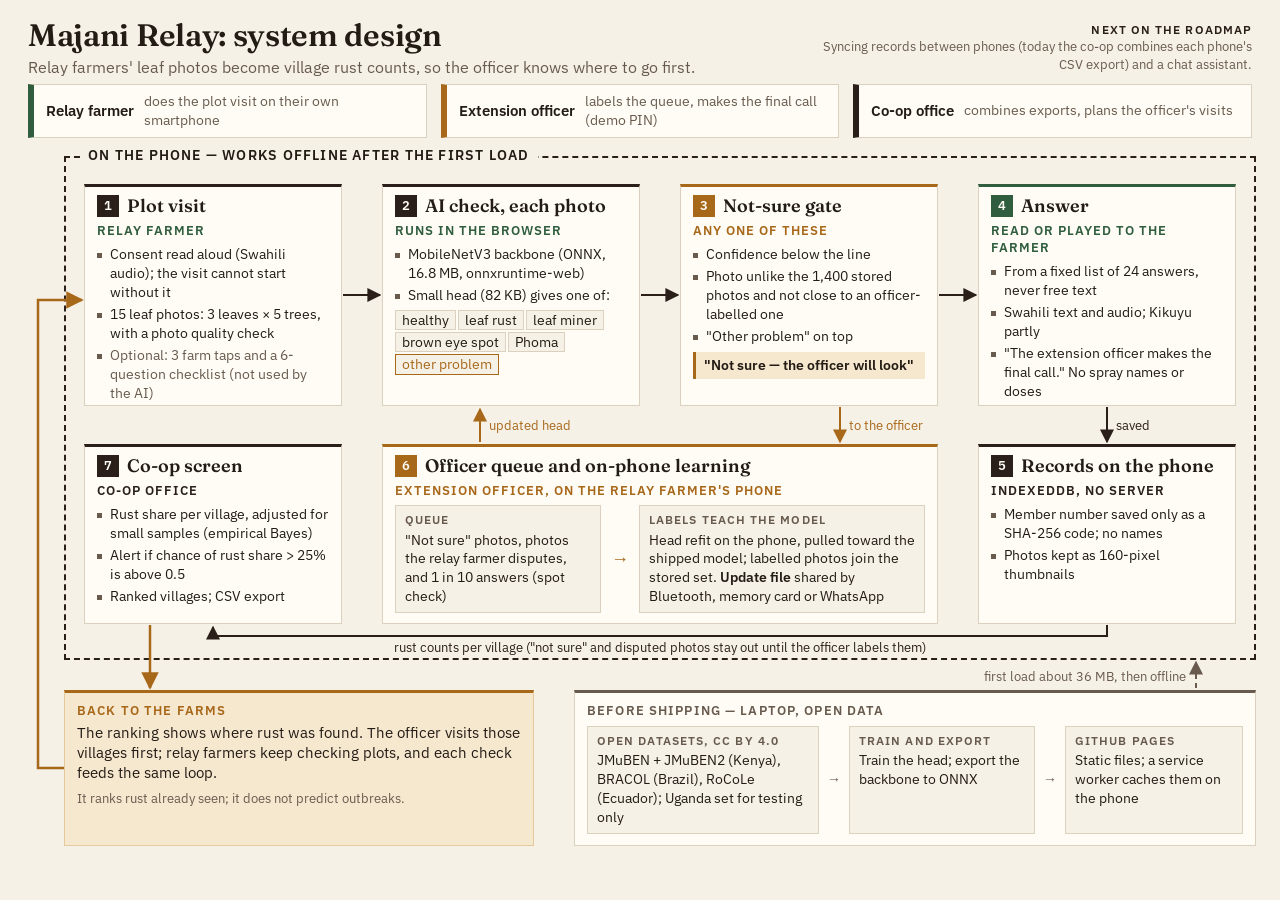
<file: docs/system_design/system_design.html>
<!doctype html>
<html lang="en">
<head>
<meta charset="utf-8">
<meta name="viewport" content="width=1280">
<title>Majani Relay system design</title>
<style>
@font-face { font-family: "Fraunces"; font-weight: 600; src: url(../../fonts/fraunces-latin-600-normal.woff2) format("woff2"); }
@font-face { font-family: "IBM Plex Sans"; font-weight: 400; src: url(../../fonts/ibm-plex-sans-latin-400-normal.woff2) format("woff2"); }
@font-face { font-family: "IBM Plex Sans"; font-weight: 600; src: url(../../fonts/ibm-plex-sans-latin-600-normal.woff2) format("woff2"); }
:root {
  --bg: #f6f1e7; --fg: #231c15; --muted: #685b4e; --card: #fffcf6; --line: #dcd1be;
  --ink: #2a2019; --green: #2f5d3e; --green-bg: #e6eee3; --amber: #a8681a; --amber-bg: #f6e7cf;
}
* { box-sizing: border-box; margin: 0; padding: 0; }
html, body { width: 1280px; height: 866px; background: var(--bg); color: var(--fg); overflow: hidden; }
body { font-family: "IBM Plex Sans", sans-serif; font-size: 14px; line-height: 1.35; position: relative; }
.abs { position: absolute; }
h1 { font-family: "Fraunces", serif; font-weight: 600; font-size: 31px; letter-spacing: -0.01em; line-height: 1.1; }
.sub { font-size: 15.5px; color: var(--muted); margin-top: 5px; }
.lab { font-size: 12.5px; font-weight: 600; letter-spacing: 0.09em; text-transform: uppercase; }
.card { background: var(--card); border: 1px solid var(--line); border-top: 3px solid var(--ink); padding: 9px 12px 10px; }
.card h2 { font-family: "Fraunces", serif; font-weight: 600; font-size: 18px; line-height: 1.15; display: flex; align-items: baseline; gap: 8px; }
.num { font-family: "IBM Plex Sans", sans-serif; font-weight: 600; font-size: 13px; color: var(--card); background: var(--ink);
  min-width: 22px; height: 22px; display: inline-flex; align-items: center; justify-content: center; transform: translateY(-2px); }
.who { font-size: 12.5px; font-weight: 600; letter-spacing: 0.08em; text-transform: uppercase; margin: 3px 0 6px; }
.who.rf { color: var(--green); } .who.of { color: var(--amber); } .who.co { color: var(--ink); }
.card ul { list-style: none; }
.card li { padding-left: 13px; position: relative; margin-top: 3px; }
.card li::before { content: ""; position: absolute; left: 0; top: 8px; width: 5px; height: 5px; background: var(--muted); }
.muted { color: var(--muted); }
.pill { display: inline-block; border: 1px solid var(--line); background: var(--bg); padding: 0 6px; margin: 2px 2px 0 0; font-size: 13.5px; }
.pill.o { border-color: var(--amber); color: var(--amber); }
.notsure { background: var(--amber-bg); border-left: 3px solid var(--amber); padding: 4px 8px; font-weight: 600; margin-top: 6px; }
.actor { display: flex; align-items: center; gap: 10px; background: var(--card); border: 1px solid var(--line); border-left: 6px solid var(--ink); padding: 7px 12px; }
.actor b { font-weight: 600; font-size: 15px; white-space: nowrap; flex-shrink: 0; }
.actor span { color: var(--muted); }
.actor.rf { border-left-color: var(--green); } .actor.of { border-left-color: var(--amber); }
.boundary { border: 2px dashed var(--ink); }
.boundary-lab { background: var(--bg); padding: 0 8px; }
.mini { background: var(--bg); border: 1px solid var(--line); padding: 6px 9px; }
.mini .lab { color: var(--muted); font-size: 12px; margin-bottom: 2px; }
.ship { border-top-color: var(--muted); }
.loop { background: var(--amber-bg); border: 1px solid #e3c99b; border-top: 3px solid var(--amber); padding: 9px 12px; }
.note { font-size: 13px; color: var(--muted); }
</style>
</head>
<body>

<!-- Header -->
<div class="abs" style="left:28px; top:18px; width:720px;">
  <h1>Majani Relay: system design</h1>
  <p class="sub">Relay farmers' leaf photos become village rust counts, so the officer knows where to go first.</p>
</div>
<div class="abs note" style="left:800px; top:22px; width:452px; text-align:right;">
  <div class="lab" style="color:var(--ink); font-size:12px;">Next on the roadmap</div>
  Syncing records between phones (today the co-op combines each phone's CSV export) and a chat assistant.
</div>

<!-- Actors -->
<div class="abs" style="left:28px; top:84px; width:1224px; display:flex; gap:14px;">
  <div class="actor rf" style="flex:1"><b>Relay farmer</b><span>does the plot visit on their own smartphone</span></div>
  <div class="actor of" style="flex:1"><b>Extension officer</b><span>labels the queue, makes the final call (demo PIN)</span></div>
  <div class="actor" style="flex:1"><b>Co-op office</b><span>combines exports, plans the officer's visits</span></div>
</div>

<!-- Phone boundary -->
<div class="abs boundary" style="left:64px; top:156px; width:1192px; height:504px;"></div>
<div class="abs lab boundary-lab" style="left:80px; top:146px; font-size:13.5px;">On the phone — works offline after the first load</div>

<!-- Row 1 -->
<div class="abs card" style="left:84px; top:184px; width:258px; height:222px;">
  <h2><span class="num">1</span>Plot visit</h2>
  <div class="who rf">Relay farmer</div>
  <ul>
    <li>Consent read aloud (Swahili audio); the visit cannot start without it</li>
    <li>15 leaf photos: 3 leaves × 5 trees, with a photo quality check</li>
    <li class="muted">Optional: 3 farm taps and a 6-question checklist (not used by the AI)</li>
  </ul>
</div>

<div class="abs card" style="left:382px; top:184px; width:258px; height:222px;">
  <h2><span class="num">2</span>AI check, each photo</h2>
  <div class="who rf">Runs in the browser</div>
  <ul>
    <li>MobileNetV3 backbone (ONNX, 16.8 MB, onnxruntime-web)</li>
    <li>Small head (82 KB) gives one of:</li>
  </ul>
  <div style="margin-top:3px;">
    <span class="pill">healthy</span><span class="pill">leaf rust</span><span class="pill">leaf miner</span><span class="pill">brown eye spot</span><span class="pill">Phoma</span><span class="pill o">other problem</span>
  </div>
</div>

<div class="abs card" style="left:680px; top:184px; width:258px; height:222px; border-top-color:var(--amber);">
  <h2><span class="num" style="background:var(--amber)">3</span>Not-sure gate</h2>
  <div class="who of">Any one of these</div>
  <ul>
    <li>Confidence below the line</li>
    <li>Photo unlike the 1,400 stored photos and not close to an officer-labelled one</li>
    <li>"Other problem" on top</li>
  </ul>
  <div class="notsure">"Not sure — the officer will look"</div>
</div>

<div class="abs card" style="left:978px; top:184px; width:258px; height:222px; border-top-color:var(--green);">
  <h2><span class="num" style="background:var(--green)">4</span>Answer</h2>
  <div class="who rf">Read or played to the farmer</div>
  <ul>
    <li>From a fixed list of 24 answers, never free text</li>
    <li>Swahili text and audio; Kikuyu partly</li>
    <li>"The extension officer makes the final call." No spray names or doses</li>
  </ul>
</div>

<!-- Row 2 -->
<div class="abs card" style="left:84px; top:444px; width:258px; height:180px;">
  <h2><span class="num">7</span>Co-op screen</h2>
  <div class="who co">Co-op office</div>
  <ul>
    <li>Rust share per village, adjusted for small samples (empirical Bayes)</li>
    <li>Alert if chance of rust share &gt; 25% is above 0.5</li>
    <li>Ranked villages; CSV export</li>
  </ul>
</div>

<div class="abs card" style="left:382px; top:444px; width:556px; height:180px; border-top-color:var(--amber);">
  <h2><span class="num" style="background:var(--amber)">6</span>Officer queue and on-phone learning</h2>
  <div class="who of">Extension officer, on the relay farmer's phone</div>
  <div style="display:flex; gap:10px; align-items:stretch;">
    <div class="mini" style="width:206px;">
      <div class="lab">Queue</div>
      "Not sure" photos, photos the relay farmer disputes, and 1 in 10 answers (spot check)
    </div>
    <div style="align-self:center; font-size:18px; color:var(--amber);">→</div>
    <div class="mini" style="flex:1;">
      <div class="lab">Labels teach the model</div>
      Head refit on the phone, pulled toward the shipped model; labelled photos join the stored set.
      <b>Update file</b> shared by Bluetooth, memory card or WhatsApp
    </div>
  </div>
</div>

<div class="abs card" style="left:978px; top:444px; width:258px; height:180px;">
  <h2><span class="num">5</span>Records on the phone</h2>
  <div class="who co">IndexedDB, no server</div>
  <ul>
    <li>Member number saved only as a SHA-256 code; no names</li>
    <li>Photos kept as 160-pixel thumbnails</li>
  </ul>
</div>

<!-- Bottom: loop -->
<div class="abs loop" style="left:64px; top:690px; width:470px; height:156px;">
  <div class="lab" style="color:var(--amber);">Back to the farms</div>
  <p style="font-size:15px; margin-top:4px;">The ranking shows where rust was found. The officer visits those villages first; relay farmers keep checking plots, and each check feeds the same loop.</p>
  <p class="note" style="margin-top:6px;">It ranks rust already seen; it does not predict outbreaks.</p>
</div>

<!-- Bottom: before shipping -->
<div class="abs card ship" style="left:574px; top:690px; width:682px; height:156px;">
  <div class="lab" style="color:var(--muted);">Before shipping — laptop, open data</div>
  <div style="display:flex; gap:8px; margin-top:7px; align-items:stretch;">
    <div class="mini" style="width:232px;">
      <div class="lab">Open datasets, CC BY 4.0</div>
      JMuBEN + JMuBEN2 (Kenya), BRACOL (Brazil), RoCoLe (Ecuador); Uganda set for testing only
    </div>
    <div style="align-self:center; color:var(--muted);">→</div>
    <div class="mini" style="width:186px;">
      <div class="lab">Train and export</div>
      Train the head; export the backbone to ONNX
    </div>
    <div style="align-self:center; color:var(--muted);">→</div>
    <div class="mini" style="flex:1;">
      <div class="lab">GitHub Pages</div>
      Static files; a service worker caches them on the phone
    </div>
  </div>
</div>

<!-- Arrows -->
<svg class="abs" style="left:0; top:0;" width="1280" height="866" viewBox="0 0 1280 866">
  <defs>
    <marker id="a" viewBox="0 0 10 10" refX="9" refY="5" markerWidth="7" markerHeight="7" orient="auto-start-reverse">
      <path d="M0,0 L10,5 L0,10 z" fill="#2a2019"/></marker>
    <marker id="am" viewBox="0 0 10 10" refX="9" refY="5" markerWidth="7" markerHeight="7" orient="auto-start-reverse">
      <path d="M0,0 L10,5 L0,10 z" fill="#a8681a"/></marker>
    <marker id="gm" viewBox="0 0 10 10" refX="9" refY="5" markerWidth="7" markerHeight="7" orient="auto-start-reverse">
      <path d="M0,0 L10,5 L0,10 z" fill="#685b4e"/></marker>
  </defs>
  <g fill="none" stroke="#2a2019" stroke-width="2">
    <!-- 1 -> 2 -> 3 -> 4 -->
    <path d="M343,295 L380,295" marker-end="url(#a)"/>
    <path d="M641,295 L678,295" marker-end="url(#a)"/>
    <path d="M939,295 L976,295" marker-end="url(#a)"/>
    <!-- 4 -> 5 -->
    <path d="M1107,407 L1107,442" marker-end="url(#a)"/>
    <!-- 5 -> 7 along the bottom -->
    <path d="M1107,625 L1107,636 L213,636 L213,627" marker-end="url(#a)"/>
  </g>
  <g fill="none" stroke="#a8681a" stroke-width="2">
    <!-- 3 -> 6 (not sure) -->
    <path d="M840,407 L840,442" marker-end="url(#am)"/>
    <!-- 4 -> 6 disagree -->
    <!-- 6 -> 2 updated head -->
    <path d="M480,442 L480,409" marker-end="url(#am)"/>
    <!-- loop: 7 -> back to farms -> 1 -->
    <path d="M150,625 L150,688" marker-end="url(#am)" stroke-width="2.5"/>
    <path d="M64,768 L38,768 L38,300 L82,300" marker-end="url(#am)" stroke-width="2.5"/>
  </g>
  <g fill="none" stroke="#685b4e" stroke-width="2" stroke-dasharray="5 4">
    <!-- shipping -> phone -->
    <path d="M1196,688 L1196,662" marker-end="url(#gm)"/>
  </g>
  <g font-family="IBM Plex Sans, sans-serif" font-size="13" fill="#2a2019">
    <text x="1116" y="430">saved</text>
    <text x="660" y="652" text-anchor="middle" style="paint-order:stroke" stroke="#f6f1e7" stroke-width="6">rust counts per village ("not sure" and disputed photos stay out until the officer labels them)</text>
    <text x="849" y="430" fill="#a8681a">to the officer</text>
    <text x="489" y="430" fill="#a8681a">updated head</text>
    <text x="1186" y="681" fill="#685b4e" text-anchor="end">first load about 36 MB, then offline</text>
  </g>
</svg>

</body>
</html>
</file>
<file: styles.css>
/* Majani Relay styles: high contrast for outdoor use, big touch targets (min 52 px),
   one column, bottom tab bar reachable with one thumb. */
:root {
  --bg: #ffffff;
  --fg: #111511;
  --muted: #3f4a3f;
  --card: #f2f5ef;
  --line: #b9c4b3;
  --primary: #154727;
  --primary-fg: #ffffff;
  --ok: #17692c;
  --ok-bg: #e3f3e5;
  --bad: #9c2f0b;
  --bad-bg: #fdeadf;
  --unsure: #1f4a87;
  --unsure-bg: #e4edf9;
  --warn: #7a4e00;
  --warn-bg: #fff3d6;
  --focus: #e0761e;
  --radius: 14px;
  --tabbar-h: 68px;
  color-scheme: light;
}
@media (prefers-color-scheme: dark) {
  :root:not([data-theme="light"]) {
    --bg: #0d130e;
    --fg: #f1f5ef;
    --muted: #c3cdbf;
    --card: #18221a;
    --line: #3b4a3c;
    --primary: #8fd47a;
    --primary-fg: #0d130e;
    --ok: #8fd47a;
    --ok-bg: #16301b;
    --bad: #ffab85;
    --bad-bg: #3a1c10;
    --unsure: #9cc2ff;
    --unsure-bg: #15243b;
    --warn: #ffd27a;
    --warn-bg: #352a10;
    color-scheme: dark;
  }
}


* { box-sizing: border-box; }
html { -webkit-text-size-adjust: 100%; }
body {
  margin: 0;
  background: var(--bg);
  color: var(--fg);
  font: 18px/1.45 system-ui, -apple-system, "Segoe UI", Roboto, "Noto Sans", sans-serif;
  padding-bottom: calc(var(--tabbar-h) + env(safe-area-inset-bottom) + 16px);
  overflow-x: hidden;
}
h1, h2, h3 { line-height: 1.2; margin: 0 0 .5em; }
h2 { font-size: 1.3rem; }
h3 { font-size: 1.08rem; }
p { margin: .4em 0; }
a { color: var(--primary); }
small, .small { font-size: .86rem; color: var(--muted); }
.ic { width: 26px; height: 26px; fill: none; stroke: currentColor; stroke-width: 2; stroke-linecap: round; stroke-linejoin: round; flex: none; }
.ic-lg { width: 40px; height: 40px; }
:focus-visible { outline: 3px solid var(--focus); outline-offset: 2px; }

/* Header */
.top { position: sticky; top: 0; z-index: 5; background: var(--bg); border-bottom: 2px solid var(--line); padding: calc(8px + env(safe-area-inset-top)) 16px 8px; }
.top-row { display: flex; align-items: center; justify-content: space-between; gap: 8px; }
.brand { display: flex; align-items: center; gap: 8px; font-weight: 800; font-size: 1.1rem; }
.brand img { border-radius: 6px; }
.chips { display: flex; gap: 6px; flex-wrap: wrap; justify-content: flex-end; }
.chip { display: inline-flex; align-items: center; gap: 4px; font-size: .78rem; font-weight: 700; padding: 3px 8px; border-radius: 999px; border: 1.5px solid currentColor; white-space: nowrap; }
.chip:empty { display: none; }
.chip-ok { color: var(--ok); }
.chip-wait { color: var(--warn); }
.chip-bad { color: var(--bad); }
.lang { display: grid; grid-template-columns: repeat(3, 1fr); gap: 6px; margin-top: 8px; }
.lang button { min-height: 44px; border-radius: 10px; border: 2px solid var(--primary); background: var(--bg); color: var(--primary); font: inherit; font-size: .95rem; font-weight: 700; }
.lang button[aria-pressed="true"] { background: var(--primary); color: var(--primary-fg); }

main { max-width: 640px; margin: 0 auto; padding: 12px 16px; }
.tab > * + * { margin-top: 14px; }

/* Cards */
.card { background: var(--card); border: 1.5px solid var(--line); border-radius: var(--radius); padding: 14px; }
.card.ok { background: var(--ok-bg); border-color: var(--ok); }
.card.bad { background: var(--bad-bg); border-color: var(--bad); }
.card.unsure { background: var(--unsure-bg); border-color: var(--unsure); }
.card.warn { background: var(--warn-bg); border-color: var(--warn); }
.card-head { display: flex; align-items: center; gap: 10px; font-weight: 800; font-size: 1.15rem; }
.ok .card-head { color: var(--ok); }
.bad .card-head { color: var(--bad); }
.unsure .card-head { color: var(--unsure); }
.warn .card-head { color: var(--warn); }
.stack > * + * { margin-top: 10px; }
.row { display: flex; gap: 10px; align-items: center; flex-wrap: wrap; }
.grow { flex: 1 1 0; min-width: 140px; } /* basis 0: long tag rows wrap inside, not below the photo */
.notice { border-left: 5px solid var(--warn); background: var(--warn-bg); padding: 10px 12px; border-radius: 8px; font-size: .95rem; }
.label-nonai { display: inline-block; font-size: .86rem; font-weight: 600; color: var(--muted); }

/* Buttons: big and high contrast */
.btn { display: inline-flex; align-items: center; justify-content: center; gap: 10px; min-height: 56px; padding: 10px 18px; border-radius: 12px; border: 2px solid var(--primary); background: var(--primary); color: var(--primary-fg); font: inherit; font-weight: 800; text-decoration: none; cursor: pointer; text-align: center; }
.btn.secondary { background: var(--bg); color: var(--primary); }
.btn.danger { background: var(--bg); color: var(--bad); border-color: var(--bad); }
.btn.small { min-height: 46px; padding: 6px 12px; font-size: .95rem; }
.btn.block { display: flex; width: 100%; }
.btn[disabled], .btn[aria-disabled="true"] { opacity: .45; cursor: not-allowed; }
.btn input[type=file] { position: absolute; width: 1px; height: 1px; opacity: 0; pointer-events: none; }
.btn-grid { display: grid; grid-template-columns: 1fr 1fr; gap: 10px; }
.btn-grid .wide { grid-column: 1 / -1; }

/* Answer block: fixed text + audio button */
.answer { display: flex; gap: 10px; align-items: flex-start; }
.answer .txt { flex: 1 1 auto; min-width: 0; }
.answer .txt p { margin: 0; font-size: 1.05rem; font-weight: 600; }
.play { flex: none; width: 56px; height: 56px; border-radius: 50%; border: 2px solid var(--primary); background: var(--bg); color: var(--primary); display: inline-flex; align-items: center; justify-content: center; cursor: pointer; }
.play[disabled] { opacity: .35; cursor: not-allowed; }
.play.playing { background: var(--primary); color: var(--primary-fg); }
.tags { display: flex; gap: 6px; flex-wrap: wrap; margin-top: 4px; }
.tag { display: inline-block; max-width: 100%; line-height: 1.3; font-size: .74rem; font-weight: 700; padding: 1px 7px; border-radius: 6px; border: 1.5px solid var(--muted); color: var(--muted); }
.tag.warn { border-color: var(--warn); color: var(--warn); }
.tag.syn { border-color: var(--unsure); color: var(--unsure); }

/* Forms */
label.field { display: block; font-weight: 700; }
label.field span { display: block; margin-bottom: 4px; }
input[type=text], input[type=search], input:not([type]) { width: 100%; min-height: 54px; font: inherit; padding: 10px 12px; border-radius: 10px; border: 2px solid var(--line); background: var(--bg); color: var(--fg); }
input:focus { border-color: var(--primary); }
textarea, select { display: block; width: 100%; min-height: 54px; font: inherit; font-weight: 400; padding: 10px 12px; border-radius: 10px; border: 2px solid var(--line); background: var(--bg); color: var(--fg); }
textarea { resize: vertical; line-height: 1.4; }
textarea:focus, select:focus { border-color: var(--primary); }

/* Wording corrections: a quiet text button under each sentence, the report sheet, the officer list */
.link-btn { display: inline-flex; align-items: center; min-height: 44px; margin: 2px 0 -8px; padding: 0 2px; border: 0; background: none; color: var(--muted); font: inherit; font-size: .86rem; font-weight: 600; text-decoration: underline; text-underline-offset: 3px; cursor: pointer; }
.wc-quote { margin: 4px 0 0; padding: 8px 12px; border-left: 4px solid var(--line); background: var(--card); border-radius: 0 8px 8px 0; font-weight: 600; }
.wc-list { list-style: none; margin: 8px 0 12px; padding: 0; }
.wc-list li { border-top: 1.5px solid var(--line); padding: 10px 0; }
.wc-list li:first-child { border-top: 0; }
.wc-sugg { font-weight: 600; overflow-wrap: anywhere; }

/* Progress */
.progress { height: 14px; background: var(--line); border-radius: 999px; overflow: hidden; }
.progress > div { height: 100%; background: var(--primary); border-radius: 999px; transition: width .3s; }
.steps { font-weight: 800; font-size: 1.1rem; }

/* Result details */
.thumb { width: 96px; height: 96px; border-radius: 10px; object-fit: cover; border: 1.5px solid var(--line); background: var(--line); flex: none; }
.bars { display: grid; grid-template-columns: auto 1fr auto; gap: 4px 8px; align-items: center; font-size: .86rem; }
.bar { height: 10px; background: var(--line); border-radius: 6px; overflow: hidden; }
.bar > div { height: 100%; background: var(--muted); }
details summary { cursor: pointer; font-weight: 700; min-height: 40px; display: flex; align-items: center; }

/* Checklist */
.q { border-top: 1.5px solid var(--line); padding-top: 10px; }
.q:first-of-type { border-top: 0; }
.seg { display: grid; grid-template-columns: repeat(3, 1fr); gap: 6px; margin-top: 6px; }
.seg button { min-height: 48px; border-radius: 10px; border: 2px solid var(--primary); background: var(--bg); color: var(--primary); font: inherit; font-weight: 700; font-size: .95rem; }
.seg button[aria-pressed="true"] { background: var(--primary); color: var(--primary-fg); }

/* Officer review */
.review-item { display: grid; grid-template-columns: 112px 1fr; gap: 12px; align-items: start; }
.review-item .thumb { width: 112px; height: 112px; }
.label-btns { display: grid; grid-template-columns: 1fr 1fr; gap: 6px; margin-top: 8px; }
.label-btns .btn { min-height: 48px; font-size: .9rem; padding: 6px 8px; }

/* Dashboard table */
.table-wrap { overflow-x: auto; -webkit-overflow-scrolling: touch; border: 1.5px solid var(--line); border-radius: var(--radius); }
table { border-collapse: collapse; width: 100%; font-size: .9rem; }
th, td { padding: 9px 6px; text-align: right; border-bottom: 1px solid var(--line); vertical-align: top; }
td:first-child { overflow-wrap: anywhere; }
th:first-child, td:first-child { text-align: left; }
th { background: var(--card); font-size: .8rem; }
tr.alert td { background: var(--bad-bg); }
.alert-flag { color: var(--bad); font-weight: 800; white-space: nowrap; }
.kv { display: grid; grid-template-columns: minmax(0, 2fr) minmax(0, 3fr); gap: 6px 14px; font-size: .92rem; }
.kv dt { font-weight: 700; }
.kv dd { margin: 0; overflow-wrap: anywhere; }
@media (max-width: 560px) { .kv { grid-template-columns: minmax(0, 1fr); gap: 2px; } .kv dd { margin-bottom: 10px; color: var(--muted, #555); } }

/* Bottom tab bar */
.tabbar { position: fixed; left: 0; right: 0; bottom: 0; z-index: 6; display: grid; grid-template-columns: repeat(4, 1fr); background: var(--bg); border-top: 2px solid var(--line); padding-bottom: env(safe-area-inset-bottom); }
.tabbar button { position: relative; height: var(--tabbar-h); border: 0; background: none; color: var(--muted); font: inherit; font-size: .8rem; font-weight: 700; display: flex; flex-direction: column; align-items: center; justify-content: center; gap: 2px; cursor: pointer; }
.tabbar button[aria-current="page"] { color: var(--primary); box-shadow: inset 0 4px 0 var(--primary); }
[hidden] { display: none !important; }
.badge { position: absolute; top: 6px; left: calc(50% + 8px); min-width: 22px; height: 22px; border-radius: 11px; background: var(--bad); color: var(--bg); font-size: .75rem; font-weight: 700; display: inline-flex; align-items: center; justify-content: center; padding: 0 5px; }

/* Bottom sheet (sample photo picker) */
.sheet { position: fixed; inset: 0; z-index: 10; background: rgba(0,0,0,.55); display: flex; align-items: flex-end; justify-content: center; }
.sheet[hidden] { display: none; }
.sheet-body { background: var(--bg); width: 100%; max-width: 640px; max-height: 85vh; overflow-y: auto; border-radius: 18px 18px 0 0; padding: 16px 16px calc(16px + env(safe-area-inset-bottom)); }
.sample-row { display: flex; gap: 12px; align-items: center; width: 100%; text-align: left; padding: 8px; min-height: 80px; border: 1.5px solid var(--line); border-radius: 12px; background: var(--card); color: var(--fg); font: inherit; cursor: pointer; }
.sample-row + .sample-row { margin-top: 8px; }
.sample-row img { width: 64px; height: 64px; object-fit: cover; border-radius: 8px; flex: none; }

/* Toast */
.toast { position: fixed; left: 16px; right: 16px; bottom: calc(var(--tabbar-h) + env(safe-area-inset-bottom) + 12px); z-index: 20; max-width: 600px; margin: 0 auto; background: var(--fg); color: var(--bg); padding: 12px 14px; border-radius: 12px; font-weight: 700; display: flex; gap: 10px; align-items: center; justify-content: space-between; }
.toast[hidden] { display: none; }
.toast button { background: none; border: 2px solid var(--bg); color: var(--bg); border-radius: 8px; font: inherit; font-weight: 800; min-height: 40px; padding: 4px 10px; }

.busy { display: inline-block; width: 18px; height: 18px; border: 3px solid currentColor; border-right-color: transparent; border-radius: 50%; animation: spin .8s linear infinite; vertical-align: -3px; }
@keyframes spin { to { transform: rotate(360deg); } }
@media (prefers-reduced-motion: reduce) { .busy { animation: none; } .progress > div { transition: none; } }
@media (max-width: 360px) { body { font-size: 17px; } .btn-grid { grid-template-columns: 1fr; } }

/* Result card extras: "What does this mean?" guide, "I think it's something else" confirm and sent state */
.sent-box, .confirm-box { border: 2px solid var(--unsure); background: var(--unsure-bg); color: var(--fg); border-radius: 12px; padding: 10px 12px; }
.sent-box p, .confirm-box p { margin: 2px 0; }
.sent-box > p:first-child { display: flex; align-items: center; gap: 6px; color: var(--unsure); }
.sent-box .btn { margin-top: 6px; }
.confirm-box .btn-grid { margin-top: 8px; }
.guide .guide-sec { border-top: 1.5px solid var(--line); padding-top: 10px; margin-top: 10px; }
.guide .guide-sec h3 { margin: 0 0 4px; }
.guide .guide-sec p { margin: 0; font-size: 1.02rem; }
.guide .tags { margin-top: 8px; }
.guide-sources { border-top: 1.5px solid var(--line); padding-top: 10px; margin-top: 12px; }
.src-list { margin: 6px 0 0; padding-left: 18px; }
.src-list li { margin: 4px 0; overflow-wrap: anywhere; }
.guide > .btn.block { margin-top: 14px; }

/* Farm details taps (for the officer; the AI does not use them) */
.farm-q { margin-top: 10px; }
.farm-label { display: block; font-weight: 700; }
.seg.seg-3 { grid-template-columns: repeat(3, 1fr); }
.seg.seg-4 { grid-template-columns: repeat(4, 1fr); }
.seg button { padding: 4px 6px; line-height: 1.15; }
.farm-line { overflow-wrap: anywhere; }
@media (max-width: 400px) { .seg.seg-4 { grid-template-columns: repeat(2, 1fr); } }

/* collapsible technical section on About */
details.tech > summary { cursor: pointer; font-weight: 700; font-size: 1.05rem; list-style: none; display: flex; align-items: center; gap: 10px; min-height: 44px; }
details.tech > summary::-webkit-details-marker { display: none; }
details.tech[open] > summary::before { transform: rotate(90deg); }
details.tech h3 { margin: 18px 0 8px; font-size: 1rem; }

/* Display font: Avenir Next on headings, buttons and the tab bar (Apple devices); paragraph text keeps the phone's own font. */
:root { --font-display: "Avenir Next", "Avenir", system-ui, -apple-system, "Segoe UI", Roboto, "Noto Sans", sans-serif; }
h1, h2, h3, .brand, .card-head, .steps, .btn, .seg button, .lang button, .tabbar button, details summary { font-family: var(--font-display); }
h1, h2, h3, .brand span { letter-spacing: -0.01em; }
.btn, .brand, .card-head, .steps { font-weight: 700; } /* Avenir Next Bold; 800 would pick the much blockier Heavy */

/* About page */
.how { list-style: none; counter-reset: how; padding: 0; margin: 14px 0; display: grid; gap: 12px; }
.how li { counter-increment: how; display: grid; grid-template-columns: 30px minmax(0, 1fr); gap: 12px; align-items: start; }
.how li::before { content: counter(how); display: grid; place-items: center; width: 30px; height: 30px; border-radius: 50%; background: var(--primary); color: var(--primary-fg); font-family: var(--font-display); font-weight: 700; font-size: .9rem; }
.facts { list-style: none; padding: 0; margin: 10px 0 4px; display: grid; gap: 12px; }
.facts li { display: grid; grid-template-columns: 24px minmax(0, 1fr); gap: 12px; align-items: start; }
.facts li .ic { width: 24px; height: 24px; margin-top: 1px; color: var(--primary); }
.langs { display: grid; grid-template-columns: max-content minmax(0, 1fr); gap: 8px 16px; margin: 10px 0; }
.langs dt { font-weight: 700; }
.langs dd { margin: 0; }
details.more { margin-top: 10px; border-top: 1px solid var(--line); padding-top: 4px; }
details.more > summary { color: var(--primary); font-size: .95rem; list-style: none; gap: 8px; }
details.more > summary::-webkit-details-marker { display: none; }
details.more > summary::before, details.tech > summary::before { content: "▸"; display: inline-block; width: 1em; text-align: center; font-size: 1.1em; transition: transform .15s; }
details.more[open] > summary::before { transform: rotate(90deg); }
details.more h3 { margin: 12px 0 4px; font-size: 1rem; }
details.more p { font-size: .9rem; }

/* Co-op table: fixed column widths so the village name gets the most room on a phone */
.coop-table { table-layout: fixed; }
.coop-table col.c-village { width: 37%; }
.coop-table col.c-raw { width: 20%; }
.coop-table col.c-adj { width: 22%; }
.coop-table col.c-chance { width: 21%; }
.coop-table th, .coop-table td { padding: 10px 6px; }
.coop-table .alert-flag { white-space: normal; }
.coop-table td:first-child { overflow-wrap: break-word; }
.coop-table .alert-flag .ic { width: 16px; height: 16px; vertical-align: -2px; }
.card > details.more:first-child { margin-top: 0; border-top: 0; padding-top: 0; }
.pin-row { display: grid; gap: 18px; margin: 18px 0 6px; }
.pin-row label.field span { display: block; margin-bottom: 8px; }
.pin-row .pin-input { display: block; width: 100%; max-width: 220px; min-height: 60px; font-size: 1.6rem; letter-spacing: .5em; text-align: center; -webkit-text-security: disc; }
.pin-row p { margin: 0; }

/* ===================== Re-skin: "field notebook" =====================
   Paper background, coffee-ink text and main buttons, leaf green and amber as accents only.
   Fraunces (headings) + IBM Plex Sans (text), both OFL, self-hosted in fonts/ so they work offline. */
@font-face { font-family: "Fraunces"; font-style: normal; font-weight: 600; font-display: swap; src: url(fonts/fraunces-latin-600-normal.woff2) format("woff2"); unicode-range: U+0000-00FF, U+0131, U+0152-0153, U+02BB-02BC, U+02C6, U+02DA, U+02DC, U+0304, U+0308, U+0329, U+2000-206F, U+20AC, U+2122, U+2191, U+2193, U+2212, U+2215, U+FEFF, U+FFFD; }
@font-face { font-family: "Fraunces"; font-style: normal; font-weight: 600; font-display: swap; src: url(fonts/fraunces-latin-ext-600-normal.woff2) format("woff2"); unicode-range: U+0100-02BA, U+02BD-02C5, U+02C7-02CC, U+02CE-02D7, U+02DD-02FF, U+0304, U+0308, U+0329, U+1D00-1DBF, U+1E00-1E9F, U+1EF2-1EFF, U+2020, U+20A0-20AB, U+20AD-20C0, U+2113, U+2C60-2C7F, U+A720-A7FF; }
@font-face { font-family: "IBM Plex Sans"; font-style: normal; font-weight: 400; font-display: swap; src: url(fonts/ibm-plex-sans-latin-400-normal.woff2) format("woff2"); unicode-range: U+0000-00FF, U+0131, U+0152-0153, U+02BB-02BC, U+02C6, U+02DA, U+02DC, U+0304, U+0308, U+0329, U+2000-206F, U+20AC, U+2122, U+2191, U+2193, U+2212, U+2215, U+FEFF, U+FFFD; }
@font-face { font-family: "IBM Plex Sans"; font-style: normal; font-weight: 400; font-display: swap; src: url(fonts/ibm-plex-sans-latin-ext-400-normal.woff2) format("woff2"); unicode-range: U+0100-02BA, U+02BD-02C5, U+02C7-02CC, U+02CE-02D7, U+02DD-02FF, U+0304, U+0308, U+0329, U+1D00-1DBF, U+1E00-1E9F, U+1EF2-1EFF, U+2020, U+20A0-20AB, U+20AD-20C0, U+2113, U+2C60-2C7F, U+A720-A7FF; }
@font-face { font-family: "IBM Plex Sans"; font-style: normal; font-weight: 600; font-display: swap; src: url(fonts/ibm-plex-sans-latin-600-normal.woff2) format("woff2"); unicode-range: U+0000-00FF, U+0131, U+0152-0153, U+02BB-02BC, U+02C6, U+02DA, U+02DC, U+0304, U+0308, U+0329, U+2000-206F, U+20AC, U+2122, U+2191, U+2193, U+2212, U+2215, U+FEFF, U+FFFD; }
@font-face { font-family: "IBM Plex Sans"; font-style: normal; font-weight: 600; font-display: swap; src: url(fonts/ibm-plex-sans-latin-ext-600-normal.woff2) format("woff2"); unicode-range: U+0100-02BA, U+02BD-02C5, U+02C7-02CC, U+02CE-02D7, U+02DD-02FF, U+0304, U+0308, U+0329, U+1D00-1DBF, U+1E00-1E9F, U+1EF2-1EFF, U+2020, U+20A0-20AB, U+20AD-20C0, U+2113, U+2C60-2C7F, U+A720-A7FF; }

:root {
  --bg: #f6f1e7; --fg: #231c15; --muted: #685b4e; --card: #fffcf6; --line: #dcd1be;
  --primary: #2a2019; --primary-fg: #f8f3ea; --accent: #2f5d3e; --amber: #a8681a;
  --ok: #2f6b3a; --ok-bg: #edf3e5; --bad: #9a3412; --bad-bg: #fbebe2; --unsure: #2b4f7e; --unsure-bg: #e9eff6;
  --warn: #855600; --warn-bg: #fbefd6; --focus: #c07a1a; --radius: 10px;
  --font-display: "Fraunces", Georgia, "Times New Roman", serif;
  --font-text: "IBM Plex Sans", system-ui, -apple-system, "Segoe UI", Roboto, "Noto Sans", sans-serif;
}
@media (prefers-color-scheme: dark) {
  :root:not([data-theme="light"]) {
    --bg: #17130f; --fg: #f1eadf; --muted: #c2b5a4; --card: #211b15; --line: #3f352b;
    --primary: #efe6d6; --primary-fg: #1a1510; --accent: #8fc79a; --amber: #e5a64a;
    --ok: #8fc79a; --ok-bg: #1d2a1f; --bad: #f2a07b; --bad-bg: #3a2016; --unsure: #9dbbe6; --unsure-bg: #1c2633; --warn: #f0c46e; --warn-bg: #352a14;
  }
}
body { font-family: var(--font-text); }
h1, h2, h3, .brand, .card-head, .steps, details.tech > summary { font-family: var(--font-display); font-weight: 600; letter-spacing: -0.005em; }
.btn, .seg button, .lang button, .tabbar button, details.more > summary, .chip, .label-btns .btn, .toast { font-family: var(--font-text); font-weight: 600; }
h2 { font-size: 1.5rem; }
h3 { font-size: 1.16rem; }
.brand { font-size: 1.3rem; font-weight: 600; }
.top { border-bottom: 1px solid var(--line); }
.chip { border-width: 1px; font-size: .74rem; letter-spacing: .02em; padding: 3px 9px; }
.card { background: var(--card); border: 1px solid var(--line); border-radius: var(--radius); box-shadow: 0 1px 2px rgba(60, 40, 20, .05); }
.card.ok, .card.bad, .card.unsure, .card.warn { border-width: 1px; border-left-width: 6px; }
.card-head { font-size: 1.3rem; }
.btn { border-width: 1.5px; border-radius: 10px; }
.btn.secondary { background: transparent; }
.btn.danger { background: transparent; }
.lang button, .seg button { border-width: 1.5px; border-radius: 8px; }
.play { border-width: 1.5px; background: transparent; }
input[type=text], input[type=search], input:not([type]), textarea, select { border-width: 1.5px; border-radius: 8px; background: var(--card); }
.thumb { border-width: 1px; border-radius: 8px; }
.tag { border-width: 1px; border-radius: 4px; font-weight: 600; }
.progress { height: 10px; background: var(--line); }
.progress > div { background: var(--accent); }
.tabbar { border-top: 1px solid var(--line); }
.tabbar button { color: var(--muted); }
.tabbar button[aria-current="page"] { color: var(--fg); box-shadow: inset 0 3px 0 var(--accent); }
a, details.more > summary { color: var(--accent); }
.how li::before { background: var(--accent); font-family: var(--font-display); }
.facts li .ic { color: var(--accent); }
.table-wrap { border-width: 1px; background: var(--card); }
th { background: transparent; font-weight: 600; color: var(--muted); }
.sample-row { background: var(--card); border-width: 1px; }
.sheet-body { background: var(--bg); }
.sent-box, .confirm-box { border-width: 1px; border-left-width: 5px; border-radius: 8px; }
.notice { border-left-width: 4px; }

/* The relay, on the first screen: who does what */
.relay { display: grid; grid-template-columns: 1fr auto 1fr auto 1fr; align-items: start; gap: 4px; padding: 12px 10px; border: 1px solid var(--line); border-radius: var(--radius); background: var(--card); }
.relay-step { display: grid; justify-items: center; text-align: center; gap: 6px; font-size: .78rem; line-height: 1.25; color: var(--muted); }
.relay-step b { display: block; font-family: var(--font-display); font-weight: 600; font-size: .98rem; color: var(--fg); }
.relay-step .ic { width: 28px; height: 28px; color: var(--accent); }
.relay-step:nth-child(3) .ic { color: var(--fg); }
.relay-step:nth-child(5) .ic { color: var(--amber); }
.relay-arrow { align-self: center; color: var(--line); font-size: 1.2rem; padding-top: 4px; }
.relay-step { font-size: .74rem; }
.relay-step b { font-size: .9rem; }
.relay { padding: 10px 8px; gap: 2px; }

/* ===================== Shapes: "index card" =====================
   Square corners, a dark ink rule along the top of each card, small capital labels. Status cards keep their tint,
   with a thicker rule in the status colour on top. */
:root { --radius: 2px; }
.card { border-radius: 2px; border: 1px solid var(--line); border-top: 3px solid var(--fg); box-shadow: none; }
.card.ok, .card.bad, .card.unsure, .card.warn { border-width: 1px; border-left-width: 1px; border-left-color: var(--line); border-right-color: var(--line); border-bottom-color: var(--line); border-top-width: 6px; }
.card.ok { border-top-color: var(--ok); }
.card.bad { border-top-color: var(--bad); }
.card.unsure { border-top-color: var(--unsure); }
.card.warn { border-top-color: var(--warn); }
.relay { border-radius: 2px; border-top: 3px solid var(--fg); }
.btn, .lang button, .seg button, .sample-row, .toast, .toast button, .link-btn { border-radius: 2px; }
input[type=text], input[type=search], input:not([type]), textarea, select, .pin-row .pin-input { border-radius: 2px; }
.thumb, .sample-row img, .review-item .thumb { border-radius: 0; }
.tag { border-radius: 0; text-transform: uppercase; letter-spacing: .06em; font-size: .66rem; padding: 2px 6px; }
.chip { border-radius: 2px; text-transform: uppercase; letter-spacing: .05em; font-size: .64rem; padding: 3px 7px; }
.progress, .progress > div, .bar, .bar > div { border-radius: 0; }
.table-wrap { border-radius: 2px; border-top: 3px solid var(--fg); }
.sheet-body { border-radius: 2px 2px 0 0; border-top: 3px solid var(--fg); }
.sent-box, .confirm-box { border-radius: 2px; border: 1px solid var(--line); border-top: 4px solid var(--unsure); }
.notice { border-radius: 2px; }
.label-nonai { text-transform: uppercase; letter-spacing: .05em; font-size: .72rem; }
</file>
